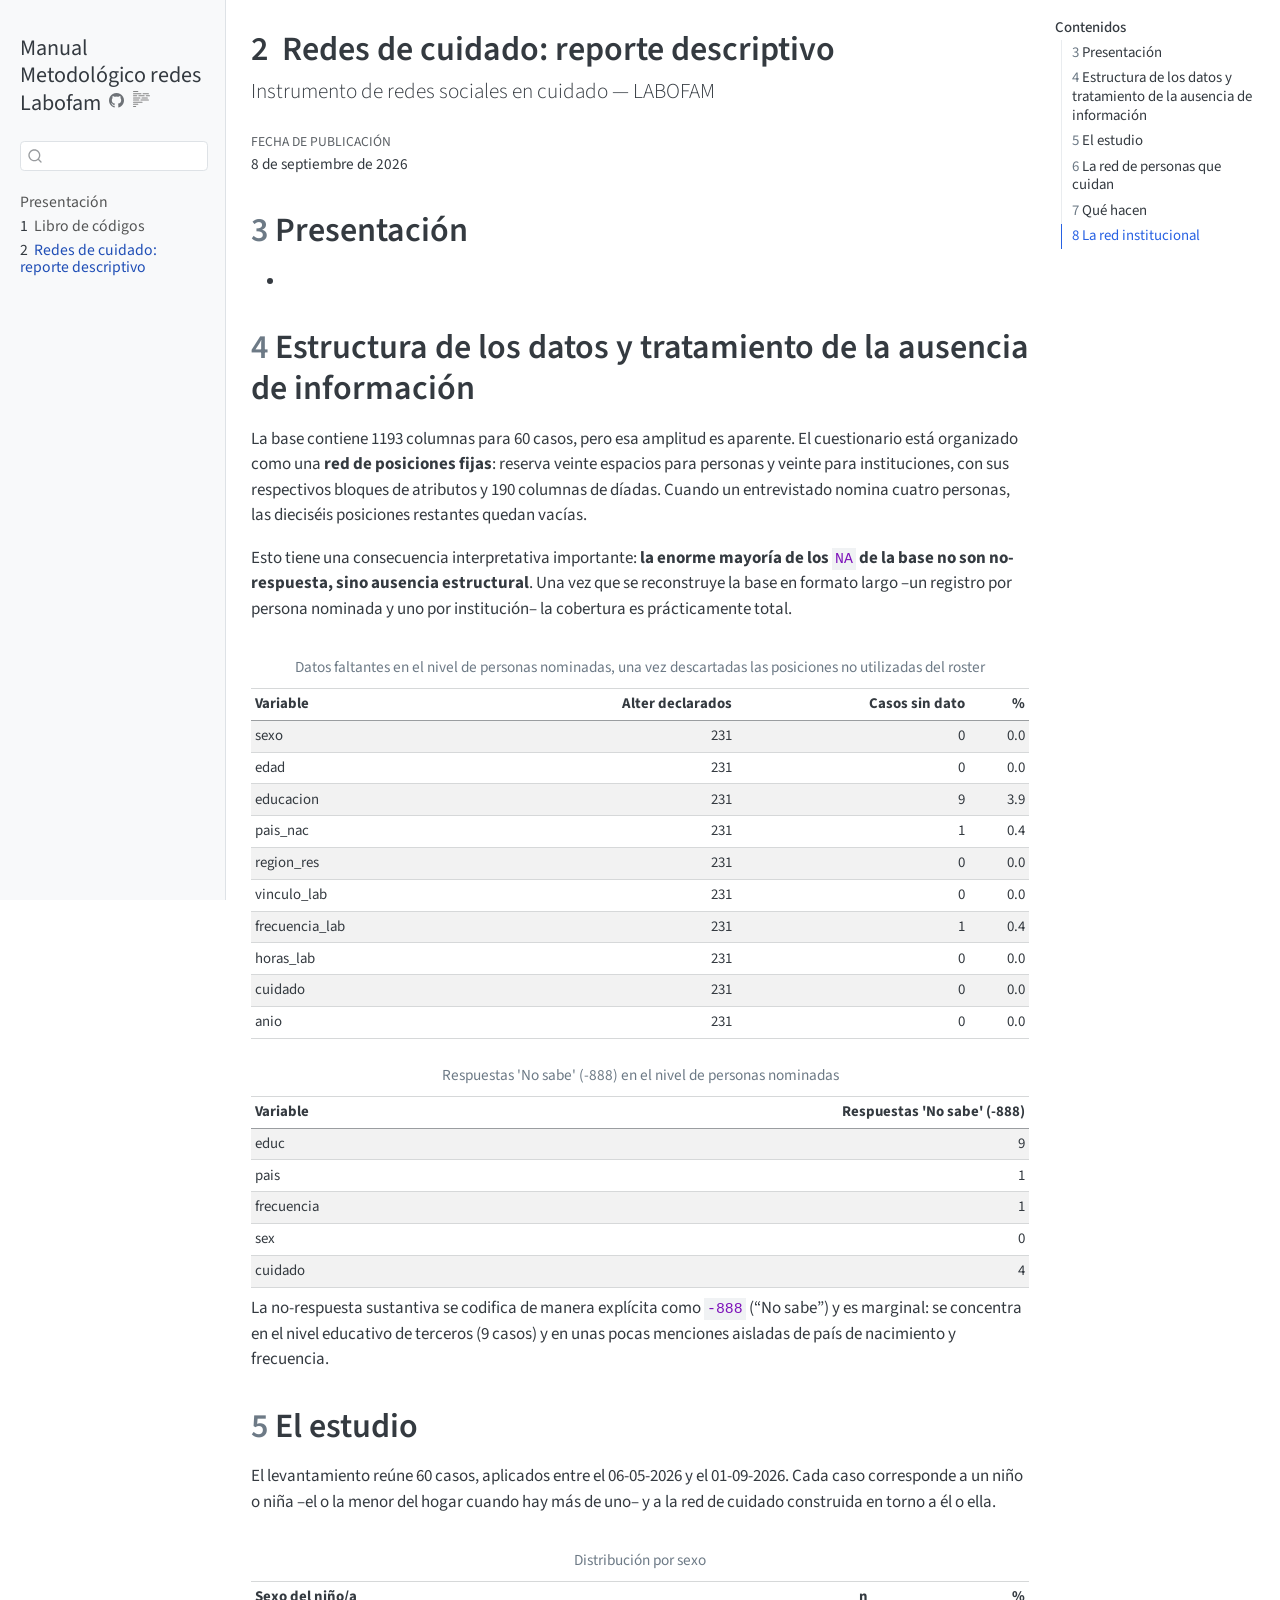
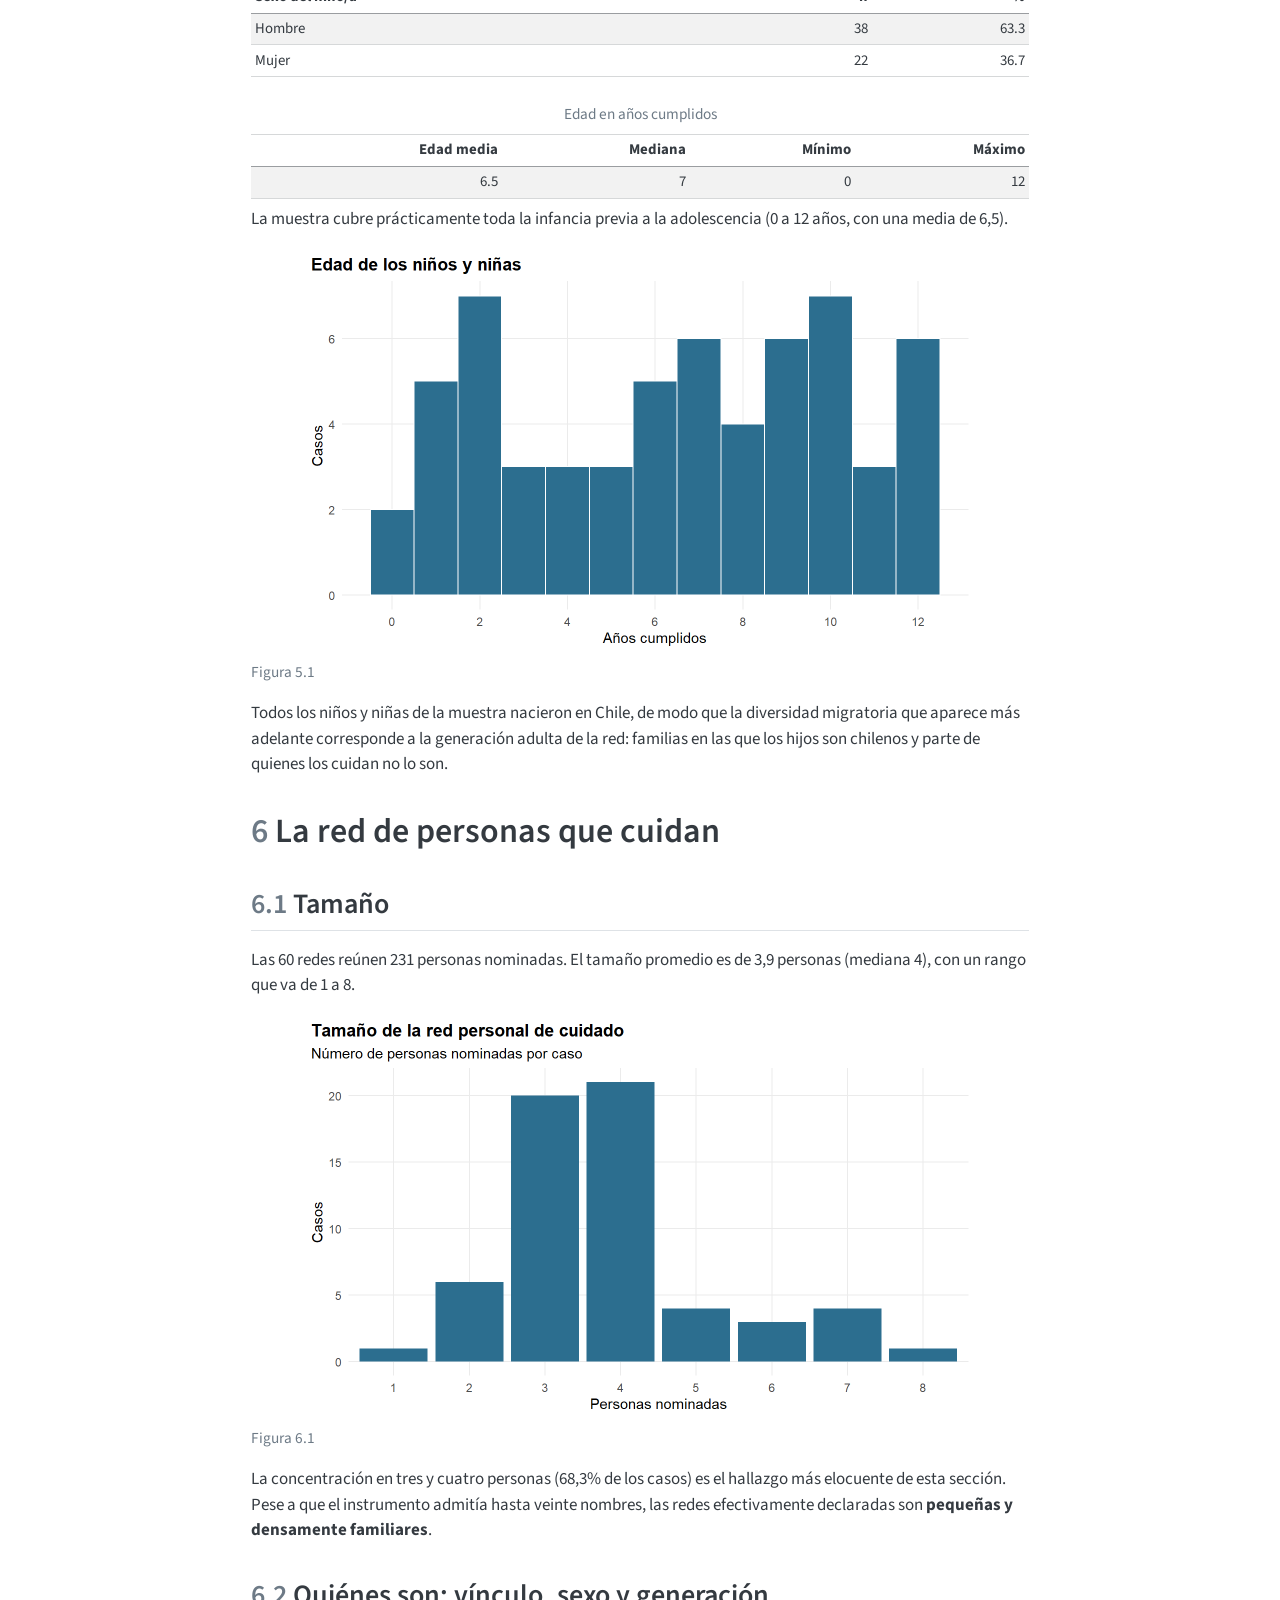
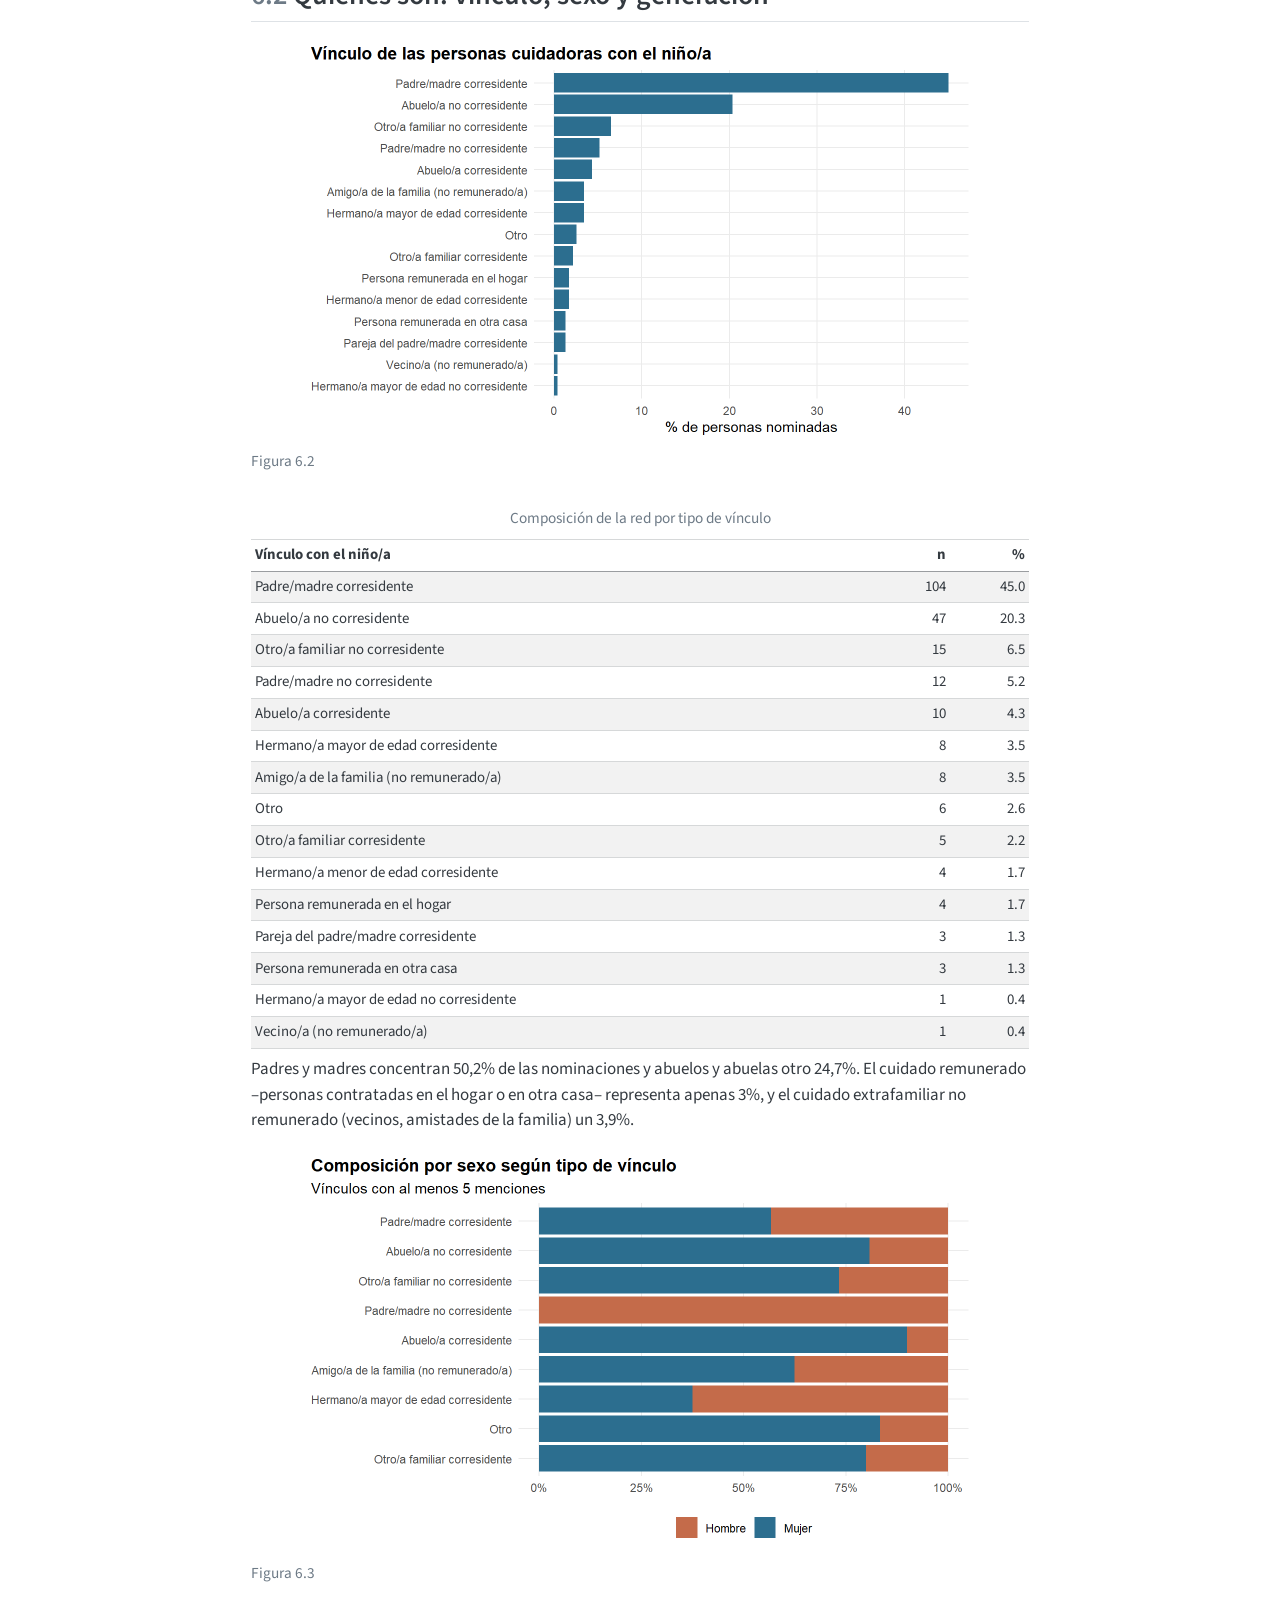
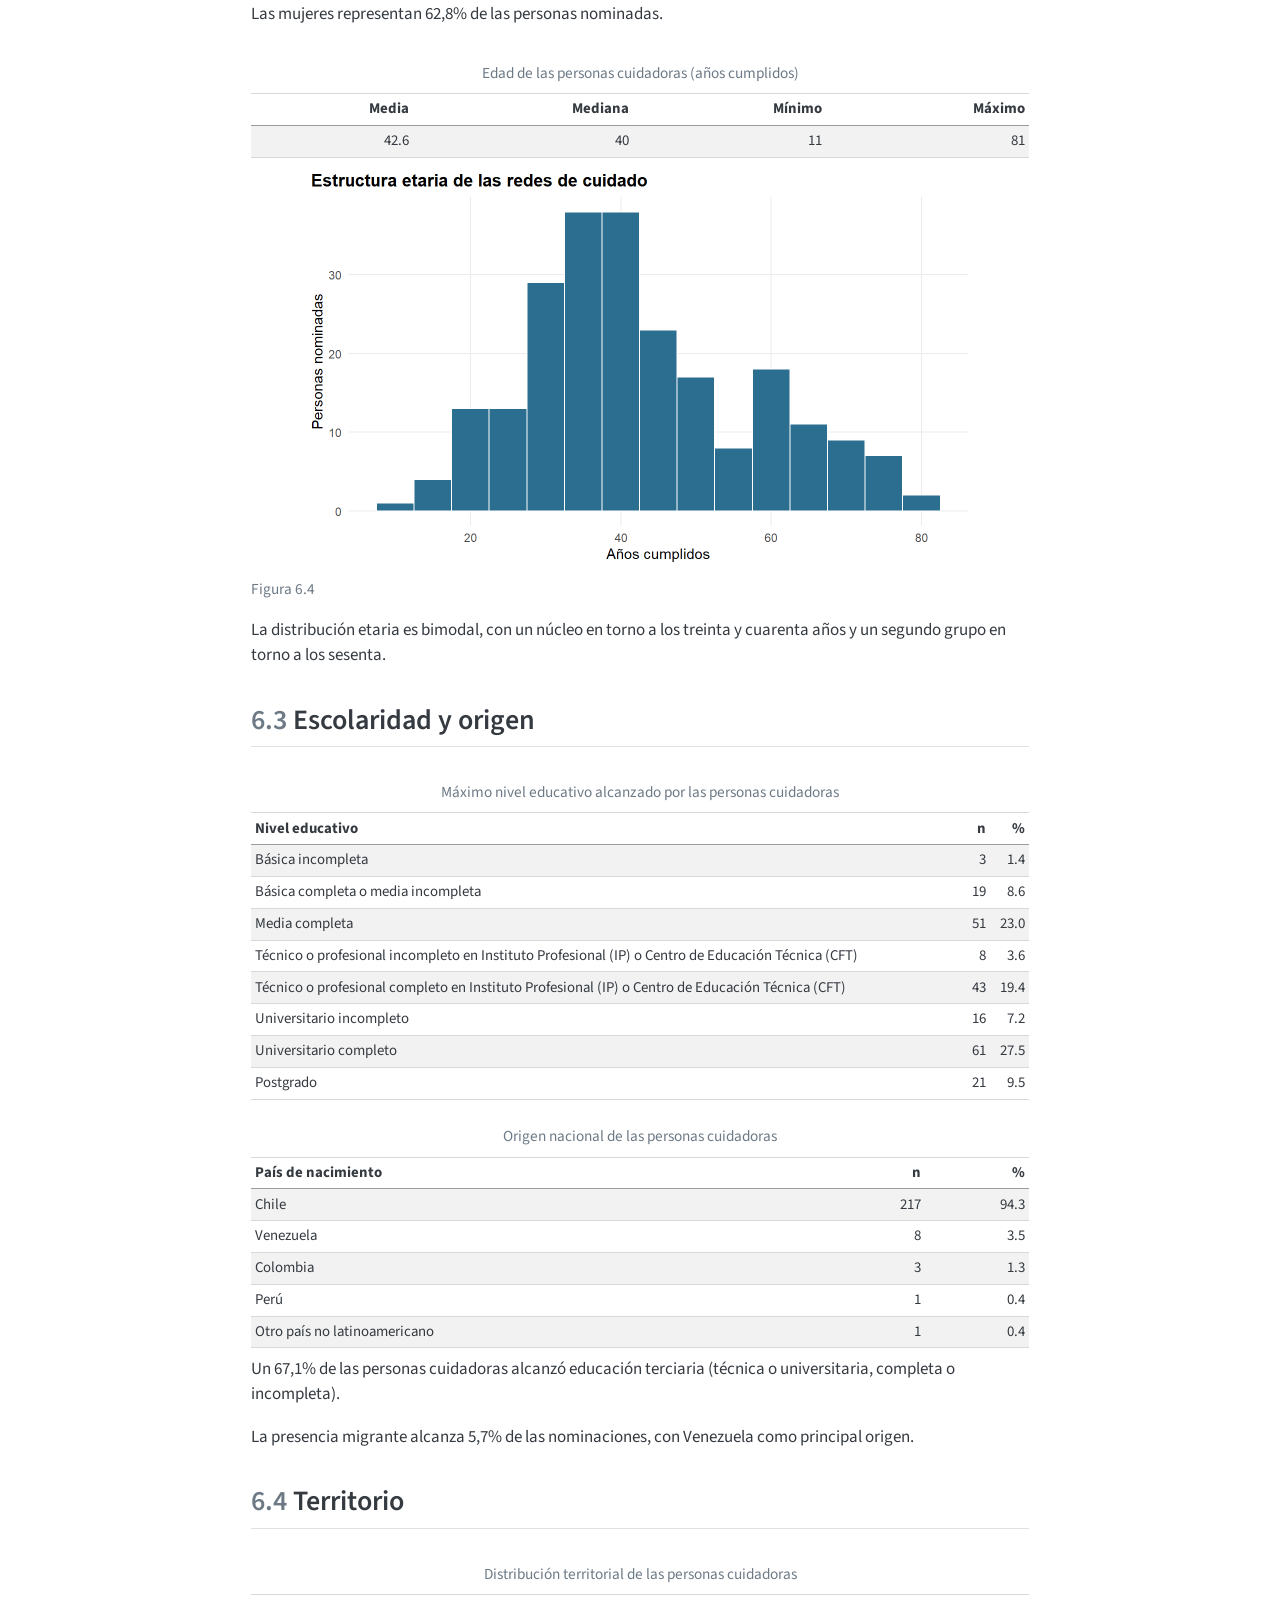
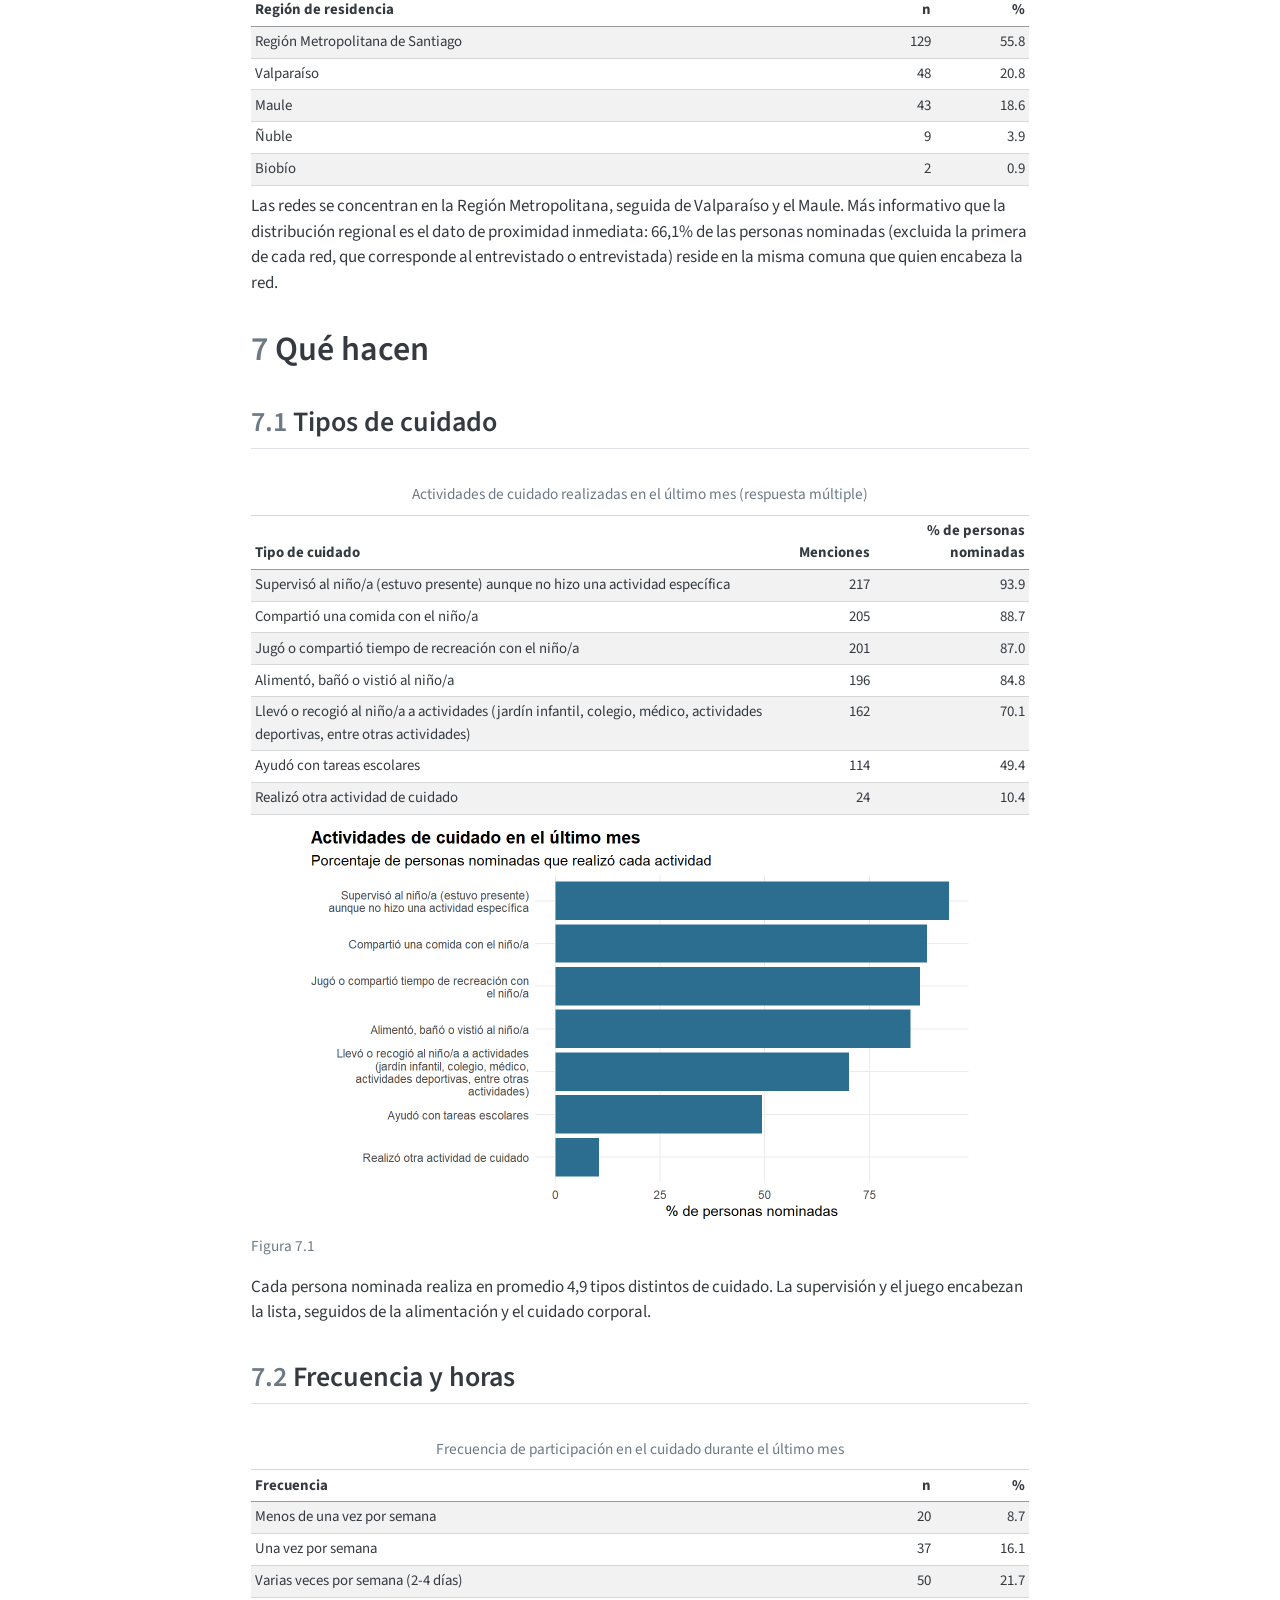
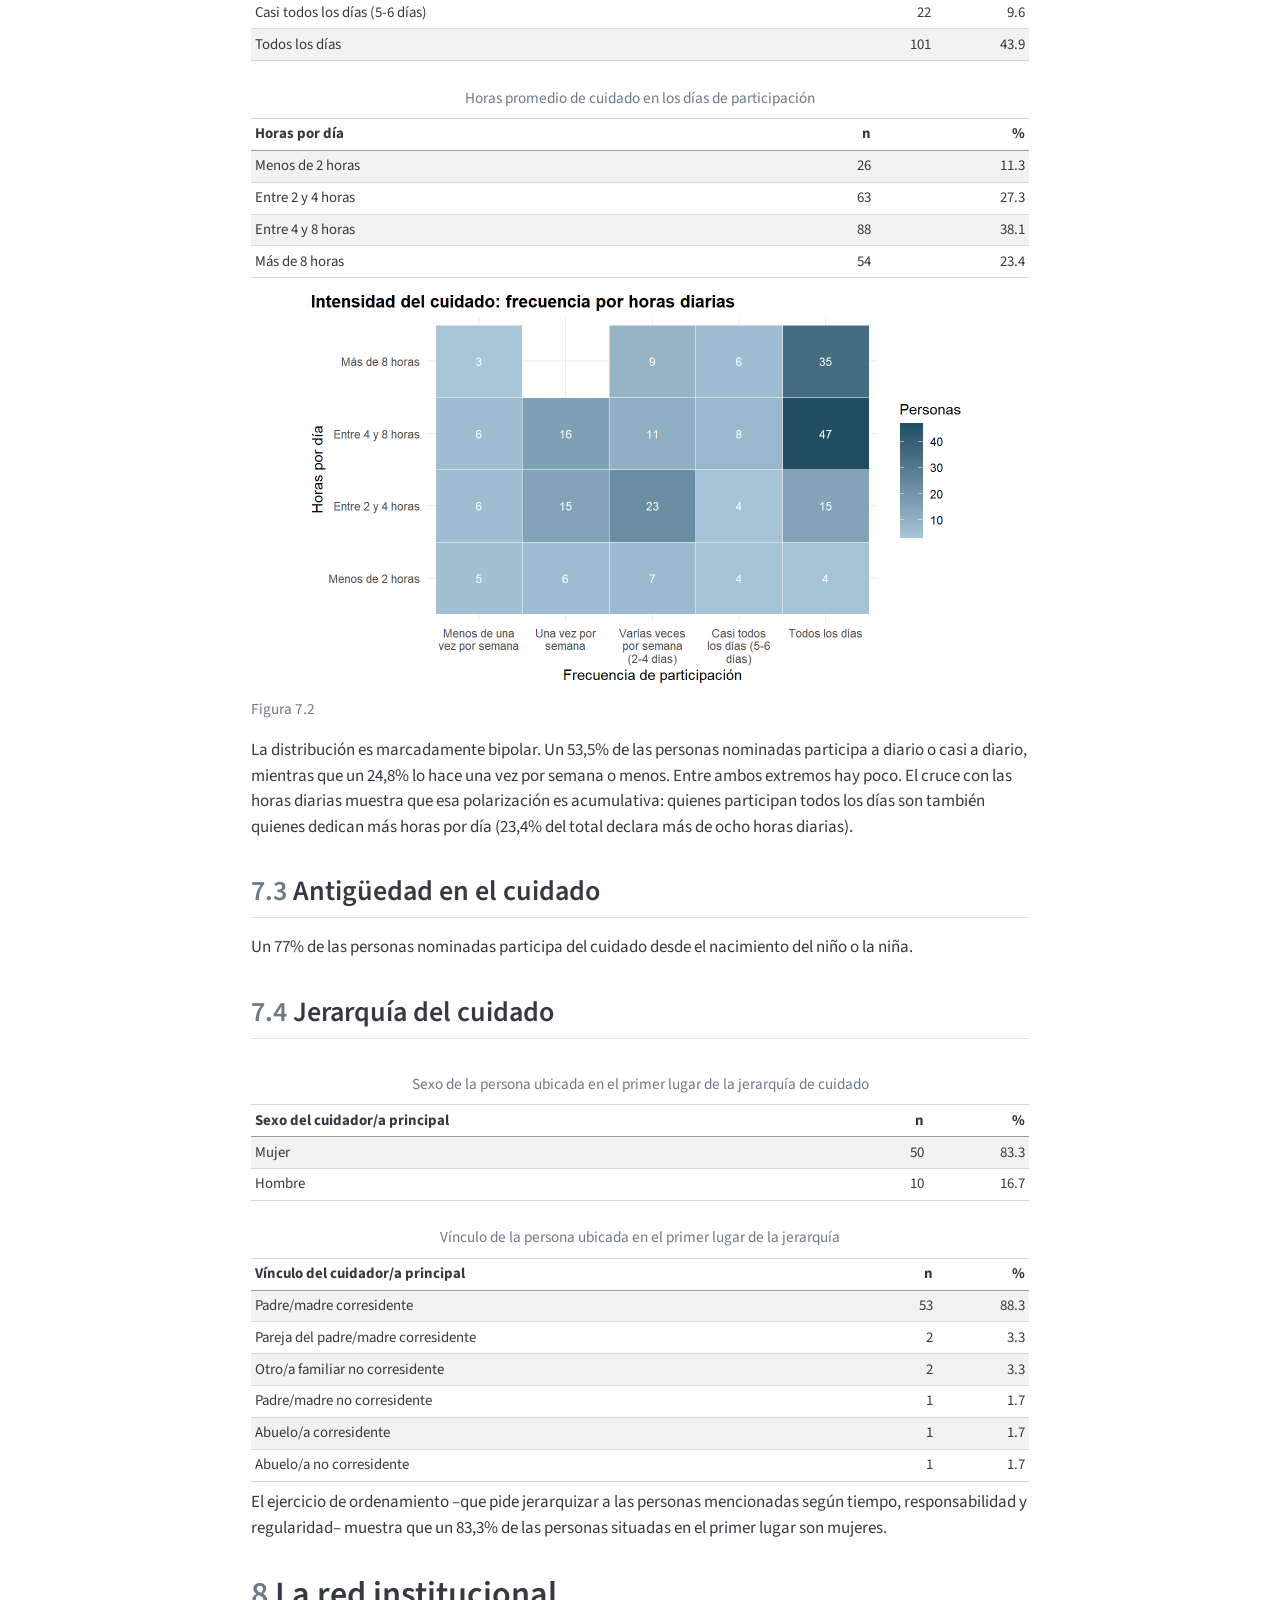
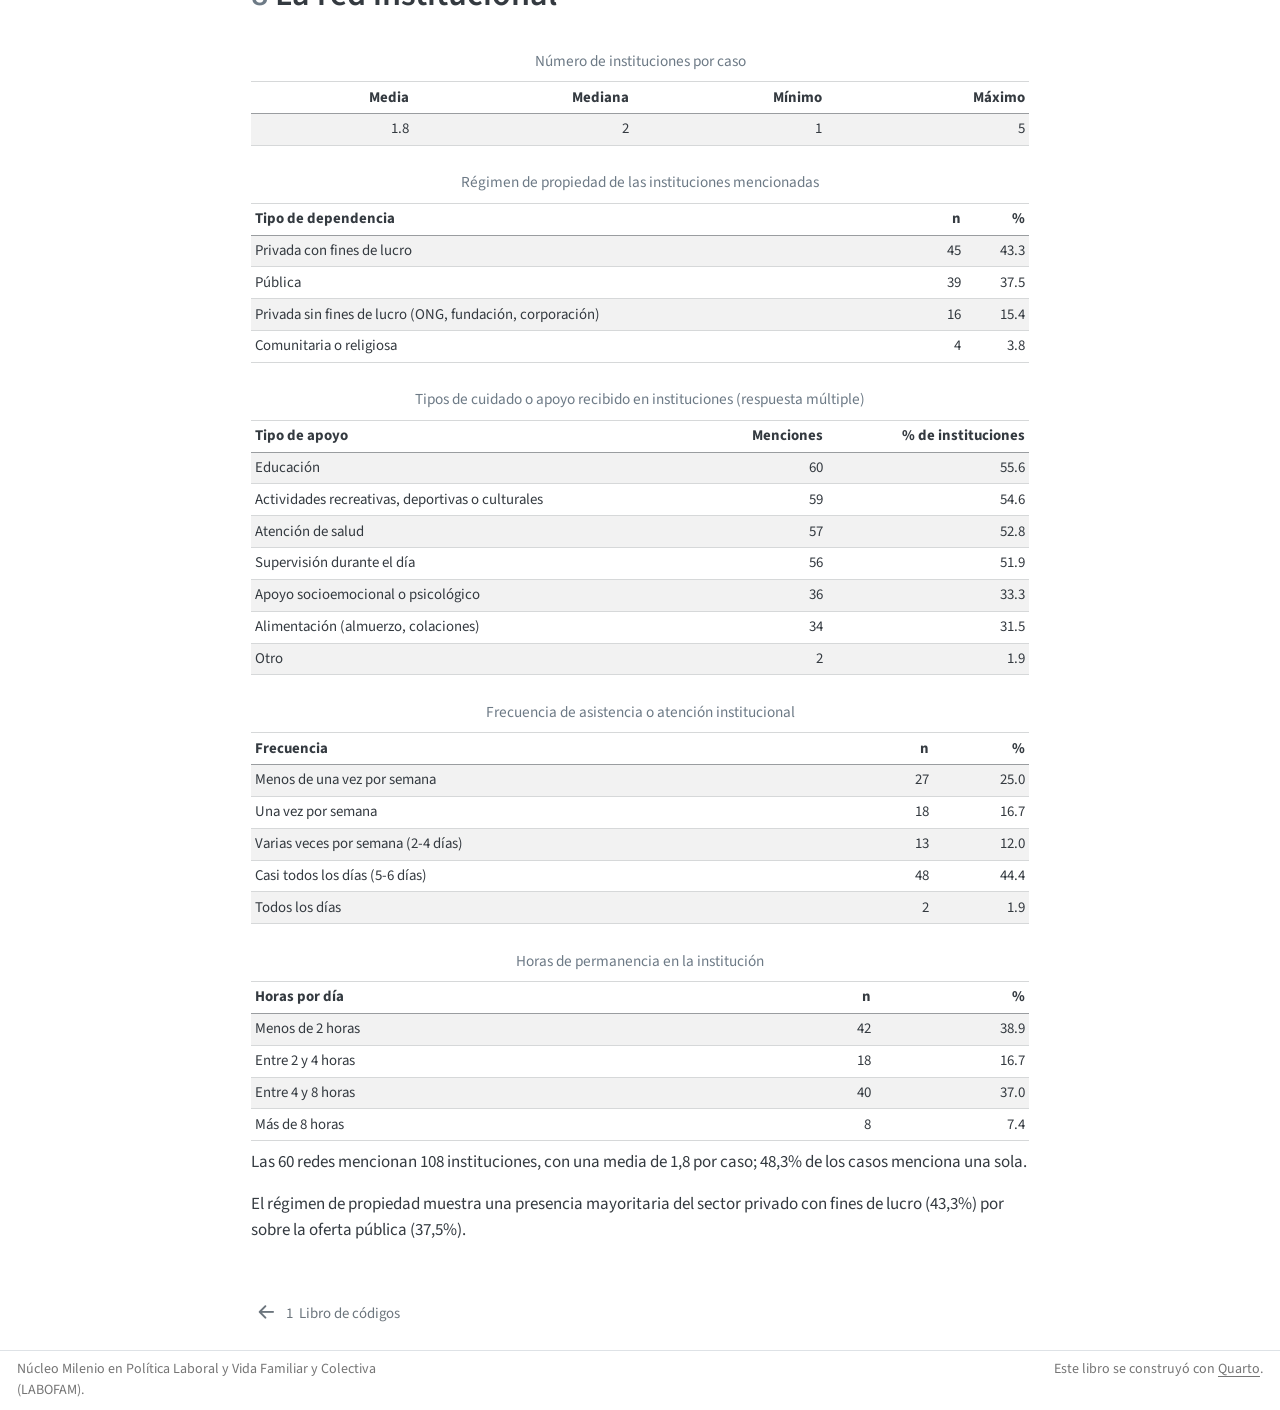
<file: docs/reporte_descriptivo_redes.html>
<!DOCTYPE html>
<html xmlns="http://www.w3.org/1999/xhtml" lang="es" xml:lang="es"><head>
<meta http-equiv="Content-Type" content="text/html; charset=UTF-8">
<meta charset="utf-8">
<meta name="generator" content="quarto-1.9.38">
<meta name="viewport" content="width=device-width, initial-scale=1.0, user-scalable=yes">
<title>2&nbsp; Redes de cuidado: reporte descriptivo – Manual Metodológico redes Labofam</title>
<style>
/* Default styles provided by pandoc.
** See https://pandoc.org/MANUAL.html#variables-for-html for config info.
*/
code{white-space: pre-wrap;}
span.smallcaps{font-variant: small-caps;}
div.columns{display: flex; gap: min(4vw, 1.5em);}
div.column{flex: auto; overflow-x: auto;}
div.hanging-indent{margin-left: 1.5em; text-indent: -1.5em;}
ul.task-list{list-style: none;}
ul.task-list li input[type="checkbox"] {
  width: 0.8em;
  margin: 0 0.8em 0.2em -1em; /* quarto-specific, see https://github.com/quarto-dev/quarto-cli/issues/4556 */ 
  vertical-align: middle;
}
</style>

<script src="site_libs/quarto-nav/quarto-nav.js"></script>
<script src="site_libs/quarto-nav/headroom.min.js"></script>
<script src="site_libs/clipboard/clipboard.min.js"></script>
<script src="site_libs/quarto-search/autocomplete.umd.js"></script>
<script src="site_libs/quarto-search/fuse.min.js"></script>
<script src="site_libs/quarto-search/quarto-search.js"></script>
<meta name="quarto:offset" content="./">
<link href="./codebook/codebook.html" rel="prev">
<link href="./labofam.svg" rel="icon" type="image/svg+xml">
<script src="site_libs/quarto-html/quarto.js" type="module"></script>
<script src="site_libs/quarto-html/tabsets/tabsets.js" type="module"></script>
<script src="site_libs/quarto-html/popper.min.js"></script>
<script src="site_libs/quarto-html/tippy.umd.min.js"></script>
<script src="site_libs/quarto-html/anchor.min.js"></script>
<link href="site_libs/quarto-html/tippy.css" rel="stylesheet">
<link href="site_libs/quarto-html/quarto-syntax-highlighting-15634bcf2e68342d4ad2dfa704d543f6.css" rel="stylesheet" id="quarto-text-highlighting-styles">
<script src="site_libs/bootstrap/bootstrap.min.js"></script>
<link href="site_libs/bootstrap/bootstrap-icons.css" rel="stylesheet">
<link href="site_libs/bootstrap/bootstrap-643fafec0ac7fc8f947067212519b721.min.css" rel="stylesheet" append-hash="true" id="quarto-bootstrap" data-mode="light"><script id="quarto-search-options" type="application/json">{
  "location": "sidebar",
  "copy-button": false,
  "collapse-after": 3,
  "panel-placement": "start",
  "type": "textbox",
  "limit": 50,
  "keyboard-shortcut": [
    "f",
    "/",
    "s"
  ],
  "language": {
    "search-no-results-text": "No se han encontrado resultados",
    "search-matching-documents-text": "documentos encontrados",
    "search-copy-link-title": "Copiar el enlace en la búsqueda",
    "search-hide-matches-text": "Ocultar resultados adicionales",
    "search-more-match-text": "resultado adicional en este documento",
    "search-more-matches-text": "resultados adicionales en este documento",
    "search-clear-button-title": "Borrar",
    "search-text-placeholder": "",
    "search-detached-cancel-button-title": "Cancelar",
    "search-submit-button-title": "Enviar",
    "search-label": "Buscar"
  }
}</script><script src="site_libs/kePrint-0.0.1/kePrint.js"></script><link href="site_libs/lightable-0.0.1/lightable.css" rel="stylesheet">
</head>
<body class="nav-sidebar docked quarto-light">

<div id="quarto-search-results"></div>
  <header id="quarto-header" class="headroom fixed-top"><nav class="quarto-secondary-nav"><div class="container-fluid d-flex">
      <button type="button" class="quarto-btn-toggle btn" data-bs-toggle="collapse" role="button" data-bs-target=".quarto-sidebar-collapse-item" aria-controls="quarto-sidebar" aria-expanded="false" aria-label="Alternar barra lateral" onclick="if (window.quartoToggleHeadroom) { window.quartoToggleHeadroom(); }">
        <i class="bi bi-layout-text-sidebar-reverse"></i>
      </button>
        <nav class="quarto-page-breadcrumbs" aria-label="breadcrumb"><ol class="breadcrumb"><li class="breadcrumb-item"><a href="./reporte_descriptivo_redes.html"><span class="chapter-number">2</span>&nbsp; <span class="chapter-title">Redes de cuidado: reporte descriptivo</span></a></li></ol></nav>
        <a class="flex-grow-1" role="navigation" data-bs-toggle="collapse" data-bs-target=".quarto-sidebar-collapse-item" aria-controls="quarto-sidebar" aria-expanded="false" aria-label="Alternar barra lateral" onclick="if (window.quartoToggleHeadroom) { window.quartoToggleHeadroom(); }">      
        </a>
      <button type="button" class="btn quarto-search-button" aria-label="Buscar" onclick="window.quartoOpenSearch();">
        <i class="bi bi-search"></i>
      </button>
    </div>
  </nav></header><!-- content --><div id="quarto-content" class="quarto-container page-columns page-rows-contents page-layout-article">
<!-- sidebar -->
  <nav id="quarto-sidebar" class="sidebar collapse collapse-horizontal quarto-sidebar-collapse-item sidebar-navigation docked overflow-auto"><div class="pt-lg-2 mt-2 text-left sidebar-header">
    <div class="sidebar-title mb-0 py-0">
      <a href="./">Manual Metodológico redes Labofam</a> 
        <div class="sidebar-tools-main">
    <a href="https://github.com/kevin-carrasco/labofam-codebook" title="Ejecutar el código" class="quarto-navigation-tool px-1" aria-label="Ejecutar el código"><i class="bi bi-github"></i></a>
  <a href="" class="quarto-reader-toggle quarto-navigation-tool px-1" onclick="window.quartoToggleReader(); return false;" title="Alternar modo lector">
  <div class="quarto-reader-toggle-btn">
  <i class="bi"></i>
  </div>
</a>
</div>
    </div>
      </div>
        <div class="mt-2 flex-shrink-0 align-items-center">
        <div class="sidebar-search">
        <div id="quarto-search" class="" title="Buscar"></div>
        </div>
        </div>
    <div class="sidebar-menu-container"> 
    <ul class="list-unstyled mt-1">
<li class="sidebar-item">
  <div class="sidebar-item-container"> 
  <a href="./index.html" class="sidebar-item-text sidebar-link">
 <span class="menu-text">Presentación</span></a>
  </div>
</li>
        <li class="sidebar-item">
  <div class="sidebar-item-container"> 
  <a href="./codebook/codebook.html" class="sidebar-item-text sidebar-link">
 <span class="menu-text"><span class="chapter-number">1</span>&nbsp; <span class="chapter-title">Libro de códigos</span></span></a>
  </div>
</li>
        <li class="sidebar-item">
  <div class="sidebar-item-container"> 
  <a href="./reporte_descriptivo_redes.html" class="sidebar-item-text sidebar-link active">
 <span class="menu-text"><span class="chapter-number">2</span>&nbsp; <span class="chapter-title">Redes de cuidado: reporte descriptivo</span></span></a>
  </div>
</li>
    </ul>
</div>
</nav><div id="quarto-sidebar-glass" class="quarto-sidebar-collapse-item" data-bs-toggle="collapse" data-bs-target=".quarto-sidebar-collapse-item"></div>
<!-- margin-sidebar -->
    <div id="quarto-margin-sidebar" class="sidebar margin-sidebar">
        <nav id="TOC" role="doc-toc" class="toc-active"><h2 id="toc-title">Contenidos</h2>
   
  <ul>
<li><a href="#presentaci%C3%B3n" id="toc-presentación" class="nav-link active" data-scroll-target="#presentaci%C3%B3n"><span class="header-section-number">3</span> Presentación</a></li>
  <li><a href="#sec-na" id="toc-sec-na" class="nav-link" data-scroll-target="#sec-na"><span class="header-section-number">4</span> Estructura de los datos y tratamiento de la ausencia de información</a></li>
  <li><a href="#el-estudio" id="toc-el-estudio" class="nav-link" data-scroll-target="#el-estudio"><span class="header-section-number">5</span> El estudio</a></li>
  <li>
<a href="#la-red-de-personas-que-cuidan" id="toc-la-red-de-personas-que-cuidan" class="nav-link" data-scroll-target="#la-red-de-personas-que-cuidan"><span class="header-section-number">6</span> La red de personas que cuidan</a>
  <ul class="collapse">
<li><a href="#tama%C3%B1o" id="toc-tamaño" class="nav-link" data-scroll-target="#tama%C3%B1o"><span class="header-section-number">6.1</span> Tamaño</a></li>
  <li><a href="#qui%C3%A9nes-son-v%C3%ADnculo-sexo-y-generaci%C3%B3n" id="toc-quiénes-son-vínculo-sexo-y-generación" class="nav-link" data-scroll-target="#qui%C3%A9nes-son-v%C3%ADnculo-sexo-y-generaci%C3%B3n"><span class="header-section-number">6.2</span> Quiénes son: vínculo, sexo y generación</a></li>
  <li><a href="#escolaridad-y-origen" id="toc-escolaridad-y-origen" class="nav-link" data-scroll-target="#escolaridad-y-origen"><span class="header-section-number">6.3</span> Escolaridad y origen</a></li>
  <li><a href="#territorio" id="toc-territorio" class="nav-link" data-scroll-target="#territorio"><span class="header-section-number">6.4</span> Territorio</a></li>
  </ul>
</li>
  <li>
<a href="#qu%C3%A9-hacen" id="toc-qué-hacen" class="nav-link" data-scroll-target="#qu%C3%A9-hacen"><span class="header-section-number">7</span> Qué hacen</a>
  <ul class="collapse">
<li><a href="#tipos-de-cuidado" id="toc-tipos-de-cuidado" class="nav-link" data-scroll-target="#tipos-de-cuidado"><span class="header-section-number">7.1</span> Tipos de cuidado</a></li>
  <li><a href="#frecuencia-y-horas" id="toc-frecuencia-y-horas" class="nav-link" data-scroll-target="#frecuencia-y-horas"><span class="header-section-number">7.2</span> Frecuencia y horas</a></li>
  <li><a href="#antig%C3%BCedad-en-el-cuidado" id="toc-antigüedad-en-el-cuidado" class="nav-link" data-scroll-target="#antig%C3%BCedad-en-el-cuidado"><span class="header-section-number">7.3</span> Antigüedad en el cuidado</a></li>
  <li><a href="#jerarqu%C3%ADa-del-cuidado" id="toc-jerarquía-del-cuidado" class="nav-link" data-scroll-target="#jerarqu%C3%ADa-del-cuidado"><span class="header-section-number">7.4</span> Jerarquía del cuidado</a></li>
  </ul>
</li>
  <li><a href="#la-red-institucional" id="toc-la-red-institucional" class="nav-link" data-scroll-target="#la-red-institucional"><span class="header-section-number">8</span> La red institucional</a></li>
  </ul></nav>
    </div>
<!-- main -->
<main class="content" id="quarto-document-content"><header id="title-block-header" class="quarto-title-block default"><div class="quarto-title">
<h1 class="title">
<span class="chapter-number">2</span>&nbsp; <span class="chapter-title">Redes de cuidado: reporte descriptivo</span>
</h1>
<p class="subtitle lead">Instrumento de redes sociales en cuidado — LABOFAM</p>
</div>



<div class="quarto-title-meta">

    
    <div>
    <div class="quarto-title-meta-heading">Fecha de publicación</div>
    <div class="quarto-title-meta-contents">
      <p class="date">8 de septiembre de 2026</p>
    </div>
  </div>
  
    
  </div>
  


</header><section id="presentación" class="level1" data-number="3"><h1 data-number="3">
<span class="header-section-number">3</span> Presentación</h1>
<ul>
<li>
</li></ul></section><section id="sec-na" class="level1" data-number="4"><h1 data-number="4">
<span class="header-section-number">4</span> Estructura de los datos y tratamiento de la ausencia de información</h1>
<p>La base contiene 1193 columnas para 60 casos, pero esa amplitud es aparente. El cuestionario está organizado como una <strong>red de posiciones fijas</strong>: reserva veinte espacios para personas y veinte para instituciones, con sus respectivos bloques de atributos y 190 columnas de díadas. Cuando un entrevistado nomina cuatro personas, las dieciséis posiciones restantes quedan vacías.</p>
<p>Esto tiene una consecuencia interpretativa importante: <strong>la enorme mayoría de los <code>NA</code> de la base no son no-respuesta, sino ausencia estructural</strong>. Una vez que se reconstruye la base en formato largo –un registro por persona nominada y uno por institución– la cobertura es prácticamente total.</p>
<div class="cell">
<div class="cell-output-display">
<table class="table table-striped table-hover table-condensed caption-top table-sm small">
<caption>Datos faltantes en el nivel de personas nominadas, una vez descartadas las posiciones no utilizadas del roster</caption>
<thead><tr class="header">
<th style="text-align: left;" data-quarto-table-cell-role="th">Variable</th>
<th style="text-align: right;" data-quarto-table-cell-role="th">Alter declarados</th>
<th style="text-align: right;" data-quarto-table-cell-role="th">Casos sin dato</th>
<th style="text-align: right;" data-quarto-table-cell-role="th">%</th>
</tr></thead>
<tbody>
<tr class="odd">
<td style="text-align: left;">sexo</td>
<td style="text-align: right;">231</td>
<td style="text-align: right;">0</td>
<td style="text-align: right;">0.0</td>
</tr>
<tr class="even">
<td style="text-align: left;">edad</td>
<td style="text-align: right;">231</td>
<td style="text-align: right;">0</td>
<td style="text-align: right;">0.0</td>
</tr>
<tr class="odd">
<td style="text-align: left;">educacion</td>
<td style="text-align: right;">231</td>
<td style="text-align: right;">9</td>
<td style="text-align: right;">3.9</td>
</tr>
<tr class="even">
<td style="text-align: left;">pais_nac</td>
<td style="text-align: right;">231</td>
<td style="text-align: right;">1</td>
<td style="text-align: right;">0.4</td>
</tr>
<tr class="odd">
<td style="text-align: left;">region_res</td>
<td style="text-align: right;">231</td>
<td style="text-align: right;">0</td>
<td style="text-align: right;">0.0</td>
</tr>
<tr class="even">
<td style="text-align: left;">vinculo_lab</td>
<td style="text-align: right;">231</td>
<td style="text-align: right;">0</td>
<td style="text-align: right;">0.0</td>
</tr>
<tr class="odd">
<td style="text-align: left;">frecuencia_lab</td>
<td style="text-align: right;">231</td>
<td style="text-align: right;">1</td>
<td style="text-align: right;">0.4</td>
</tr>
<tr class="even">
<td style="text-align: left;">horas_lab</td>
<td style="text-align: right;">231</td>
<td style="text-align: right;">0</td>
<td style="text-align: right;">0.0</td>
</tr>
<tr class="odd">
<td style="text-align: left;">cuidado</td>
<td style="text-align: right;">231</td>
<td style="text-align: right;">0</td>
<td style="text-align: right;">0.0</td>
</tr>
<tr class="even">
<td style="text-align: left;">anio</td>
<td style="text-align: right;">231</td>
<td style="text-align: right;">0</td>
<td style="text-align: right;">0.0</td>
</tr>
</tbody>
</table>
</div>
<div class="cell-output-display">
<table class="table table-striped table-hover table-condensed caption-top table-sm small">
<caption>Respuestas 'No sabe' (-888) en el nivel de personas nominadas</caption>
<thead><tr class="header">
<th style="text-align: left;" data-quarto-table-cell-role="th">Variable</th>
<th style="text-align: right;" data-quarto-table-cell-role="th">Respuestas 'No sabe' (-888)</th>
</tr></thead>
<tbody>
<tr class="odd">
<td style="text-align: left;">educ</td>
<td style="text-align: right;">9</td>
</tr>
<tr class="even">
<td style="text-align: left;">pais</td>
<td style="text-align: right;">1</td>
</tr>
<tr class="odd">
<td style="text-align: left;">frecuencia</td>
<td style="text-align: right;">1</td>
</tr>
<tr class="even">
<td style="text-align: left;">sex</td>
<td style="text-align: right;">0</td>
</tr>
<tr class="odd">
<td style="text-align: left;">cuidado</td>
<td style="text-align: right;">4</td>
</tr>
</tbody>
</table>
</div>
</div>
<p>La no-respuesta sustantiva se codifica de manera explícita como <code>-888</code> (“No sabe”) y es marginal: se concentra en el nivel educativo de terceros (9 casos) y en unas pocas menciones aisladas de país de nacimiento y frecuencia.</p>
</section><section id="el-estudio" class="level1" data-number="5"><h1 data-number="5">
<span class="header-section-number">5</span> El estudio</h1>
<p>El levantamiento reúne 60 casos, aplicados entre el 06-05-2026 y el 01-09-2026. Cada caso corresponde a un niño o niña –el o la menor del hogar cuando hay más de uno– y a la red de cuidado construida en torno a él o ella.</p>
<div class="cell">
<div class="cell-output-display">
<table class="table table-striped table-hover table-condensed caption-top table-sm small">
<caption>Distribución por sexo</caption>
<thead><tr class="header">
<th style="text-align: left;" data-quarto-table-cell-role="th">Sexo del niño/a</th>
<th style="text-align: right;" data-quarto-table-cell-role="th">n</th>
<th style="text-align: right;" data-quarto-table-cell-role="th">%</th>
</tr></thead>
<tbody>
<tr class="odd">
<td style="text-align: left;">Hombre</td>
<td style="text-align: right;">38</td>
<td style="text-align: right;">63.3</td>
</tr>
<tr class="even">
<td style="text-align: left;">Mujer</td>
<td style="text-align: right;">22</td>
<td style="text-align: right;">36.7</td>
</tr>
</tbody>
</table>
</div>
<div class="cell-output-display">
<table class="table table-striped table-hover table-condensed caption-top table-sm small">
<caption>Edad en años cumplidos</caption>
<thead><tr class="header">
<th style="text-align: right;" data-quarto-table-cell-role="th">Edad media</th>
<th style="text-align: right;" data-quarto-table-cell-role="th">Mediana</th>
<th style="text-align: right;" data-quarto-table-cell-role="th">Mínimo</th>
<th style="text-align: right;" data-quarto-table-cell-role="th">Máximo</th>
</tr></thead>
<tbody><tr class="odd">
<td style="text-align: right;">6.5</td>
<td style="text-align: right;">7</td>
<td style="text-align: right;">0</td>
<td style="text-align: right;">12</td>
</tr></tbody>
</table>
</div>
</div>
<p>La muestra cubre prácticamente toda la infancia previa a la adolescencia (0 a 12 años, con una media de 6,5).</p>
<div class="cell">
<div class="cell-output-display">
<div id="fig-edad" class="quarto-float quarto-figure quarto-figure-center anchored" width="672">
<figure class="quarto-float quarto-float-fig figure"><div aria-describedby="fig-edad-caption-0ceaefa1-69ba-4598-a22c-09a6ac19f8ca">
<img src="reporte_descriptivo_redes_files/figure-html/fig-edad-1.png" id="fig-edad" class="img-fluid figure-img" width="672">
</div>
<figcaption class="quarto-float-caption-bottom quarto-float-caption quarto-float-fig quarto-uncaptioned" id="fig-edad-caption-0ceaefa1-69ba-4598-a22c-09a6ac19f8ca">
Figura&nbsp;5.1
</figcaption></figure>
</div>
</div>
</div>
<p>Todos los niños y niñas de la muestra nacieron en Chile, de modo que la diversidad migratoria que aparece más adelante corresponde a la generación adulta de la red: familias en las que los hijos son chilenos y parte de quienes los cuidan no lo son.</p>
</section><section id="la-red-de-personas-que-cuidan" class="level1" data-number="6"><h1 data-number="6">
<span class="header-section-number">6</span> La red de personas que cuidan</h1>
<section id="tamaño" class="level2" data-number="6.1"><h2 data-number="6.1" class="anchored" data-anchor-id="tamaño">
<span class="header-section-number">6.1</span> Tamaño</h2>
<p>Las 60 redes reúnen 231 personas nominadas. El tamaño promedio es de 3,9 personas (mediana 4), con un rango que va de 1 a 8.</p>
<div class="cell">
<div class="cell-output-display">
<div id="fig-tamano" class="quarto-float quarto-figure quarto-figure-center anchored" width="672">
<figure class="quarto-float quarto-float-fig figure"><div aria-describedby="fig-tamano-caption-0ceaefa1-69ba-4598-a22c-09a6ac19f8ca">
<img src="reporte_descriptivo_redes_files/figure-html/fig-tamano-1.png" id="fig-tamano" class="img-fluid figure-img" width="672">
</div>
<figcaption class="quarto-float-caption-bottom quarto-float-caption quarto-float-fig quarto-uncaptioned" id="fig-tamano-caption-0ceaefa1-69ba-4598-a22c-09a6ac19f8ca">
Figura&nbsp;6.1
</figcaption></figure>
</div>
</div>
</div>
<p>La concentración en tres y cuatro personas (68,3% de los casos) es el hallazgo más elocuente de esta sección. Pese a que el instrumento admitía hasta veinte nombres, las redes efectivamente declaradas son <strong>pequeñas y densamente familiares</strong>.</p>
</section><section id="quiénes-son-vínculo-sexo-y-generación" class="level2" data-number="6.2"><h2 data-number="6.2" class="anchored" data-anchor-id="quiénes-son-vínculo-sexo-y-generación">
<span class="header-section-number">6.2</span> Quiénes son: vínculo, sexo y generación</h2>
<div class="cell">
<div class="cell-output-display">
<div id="fig-vinculo" class="quarto-float quarto-figure quarto-figure-center anchored" width="672">
<figure class="quarto-float quarto-float-fig figure"><div aria-describedby="fig-vinculo-caption-0ceaefa1-69ba-4598-a22c-09a6ac19f8ca">
<img src="reporte_descriptivo_redes_files/figure-html/fig-vinculo-1.png" id="fig-vinculo" class="img-fluid figure-img" width="672">
</div>
<figcaption class="quarto-float-caption-bottom quarto-float-caption quarto-float-fig quarto-uncaptioned" id="fig-vinculo-caption-0ceaefa1-69ba-4598-a22c-09a6ac19f8ca">
Figura&nbsp;6.2
</figcaption></figure>
</div>
</div>
</div>
<div class="cell">
<div class="cell-output-display">
<table class="table table-striped table-hover table-condensed caption-top table-sm small">
<caption>Composición de la red por tipo de vínculo</caption>
<thead><tr class="header">
<th style="text-align: left;" data-quarto-table-cell-role="th">Vínculo con el niño/a</th>
<th style="text-align: right;" data-quarto-table-cell-role="th">n</th>
<th style="text-align: right;" data-quarto-table-cell-role="th">%</th>
</tr></thead>
<tbody>
<tr class="odd">
<td style="text-align: left;">Padre/madre corresidente</td>
<td style="text-align: right;">104</td>
<td style="text-align: right;">45.0</td>
</tr>
<tr class="even">
<td style="text-align: left;">Abuelo/a no corresidente</td>
<td style="text-align: right;">47</td>
<td style="text-align: right;">20.3</td>
</tr>
<tr class="odd">
<td style="text-align: left;">Otro/a familiar no corresidente</td>
<td style="text-align: right;">15</td>
<td style="text-align: right;">6.5</td>
</tr>
<tr class="even">
<td style="text-align: left;">Padre/madre no corresidente</td>
<td style="text-align: right;">12</td>
<td style="text-align: right;">5.2</td>
</tr>
<tr class="odd">
<td style="text-align: left;">Abuelo/a corresidente</td>
<td style="text-align: right;">10</td>
<td style="text-align: right;">4.3</td>
</tr>
<tr class="even">
<td style="text-align: left;">Hermano/a mayor de edad corresidente</td>
<td style="text-align: right;">8</td>
<td style="text-align: right;">3.5</td>
</tr>
<tr class="odd">
<td style="text-align: left;">Amigo/a de la familia (no remunerado/a)</td>
<td style="text-align: right;">8</td>
<td style="text-align: right;">3.5</td>
</tr>
<tr class="even">
<td style="text-align: left;">Otro</td>
<td style="text-align: right;">6</td>
<td style="text-align: right;">2.6</td>
</tr>
<tr class="odd">
<td style="text-align: left;">Otro/a familiar corresidente</td>
<td style="text-align: right;">5</td>
<td style="text-align: right;">2.2</td>
</tr>
<tr class="even">
<td style="text-align: left;">Hermano/a menor de edad corresidente</td>
<td style="text-align: right;">4</td>
<td style="text-align: right;">1.7</td>
</tr>
<tr class="odd">
<td style="text-align: left;">Persona remunerada en el hogar</td>
<td style="text-align: right;">4</td>
<td style="text-align: right;">1.7</td>
</tr>
<tr class="even">
<td style="text-align: left;">Pareja del padre/madre corresidente</td>
<td style="text-align: right;">3</td>
<td style="text-align: right;">1.3</td>
</tr>
<tr class="odd">
<td style="text-align: left;">Persona remunerada en otra casa</td>
<td style="text-align: right;">3</td>
<td style="text-align: right;">1.3</td>
</tr>
<tr class="even">
<td style="text-align: left;">Hermano/a mayor de edad no corresidente</td>
<td style="text-align: right;">1</td>
<td style="text-align: right;">0.4</td>
</tr>
<tr class="odd">
<td style="text-align: left;">Vecino/a (no remunerado/a)</td>
<td style="text-align: right;">1</td>
<td style="text-align: right;">0.4</td>
</tr>
</tbody>
</table>
</div>
</div>
<p>Padres y madres concentran 50,2% de las nominaciones y abuelos y abuelas otro 24,7%. El cuidado remunerado –personas contratadas en el hogar o en otra casa– representa apenas 3%, y el cuidado extrafamiliar no remunerado (vecinos, amistades de la familia) un 3,9%.</p>
<div class="cell">
<div class="cell-output-display">
<div id="fig-sexo-vinculo" class="quarto-float quarto-figure quarto-figure-center anchored" width="672">
<figure class="quarto-float quarto-float-fig figure"><div aria-describedby="fig-sexo-vinculo-caption-0ceaefa1-69ba-4598-a22c-09a6ac19f8ca">
<img src="reporte_descriptivo_redes_files/figure-html/fig-sexo-vinculo-1.png" id="fig-sexo-vinculo" class="img-fluid figure-img" width="672">
</div>
<figcaption class="quarto-float-caption-bottom quarto-float-caption quarto-float-fig quarto-uncaptioned" id="fig-sexo-vinculo-caption-0ceaefa1-69ba-4598-a22c-09a6ac19f8ca">
Figura&nbsp;6.3
</figcaption></figure>
</div>
</div>
</div>
<p>Las mujeres representan 62,8% de las personas nominadas.</p>
<div class="cell">
<div class="cell-output-display">
<table class="table table-striped table-hover table-condensed caption-top table-sm small">
<caption>Edad de las personas cuidadoras (años cumplidos)</caption>
<thead><tr class="header">
<th style="text-align: right;" data-quarto-table-cell-role="th">Media</th>
<th style="text-align: right;" data-quarto-table-cell-role="th">Mediana</th>
<th style="text-align: right;" data-quarto-table-cell-role="th">Mínimo</th>
<th style="text-align: right;" data-quarto-table-cell-role="th">Máximo</th>
</tr></thead>
<tbody><tr class="odd">
<td style="text-align: right;">42.6</td>
<td style="text-align: right;">40</td>
<td style="text-align: right;">11</td>
<td style="text-align: right;">81</td>
</tr></tbody>
</table>
</div>
</div>
<div class="cell">
<div class="cell-output-display">
<div id="fig-edad-alter" class="quarto-float quarto-figure quarto-figure-center anchored" width="672">
<figure class="quarto-float quarto-float-fig figure"><div aria-describedby="fig-edad-alter-caption-0ceaefa1-69ba-4598-a22c-09a6ac19f8ca">
<img src="reporte_descriptivo_redes_files/figure-html/fig-edad-alter-1.png" id="fig-edad-alter" class="img-fluid figure-img" width="672">
</div>
<figcaption class="quarto-float-caption-bottom quarto-float-caption quarto-float-fig quarto-uncaptioned" id="fig-edad-alter-caption-0ceaefa1-69ba-4598-a22c-09a6ac19f8ca">
Figura&nbsp;6.4
</figcaption></figure>
</div>
</div>
</div>
<p>La distribución etaria es bimodal, con un núcleo en torno a los treinta y cuarenta años y un segundo grupo en torno a los sesenta.</p>
</section><section id="escolaridad-y-origen" class="level2" data-number="6.3"><h2 data-number="6.3" class="anchored" data-anchor-id="escolaridad-y-origen">
<span class="header-section-number">6.3</span> Escolaridad y origen</h2>
<div class="cell">
<div class="cell-output-display">
<table class="table table-striped table-hover table-condensed caption-top table-sm small">
<caption>Máximo nivel educativo alcanzado por las personas cuidadoras</caption>
<thead><tr class="header">
<th style="text-align: left;" data-quarto-table-cell-role="th">Nivel educativo</th>
<th style="text-align: right;" data-quarto-table-cell-role="th">n</th>
<th style="text-align: right;" data-quarto-table-cell-role="th">%</th>
</tr></thead>
<tbody>
<tr class="odd">
<td style="text-align: left;">Básica incompleta</td>
<td style="text-align: right;">3</td>
<td style="text-align: right;">1.4</td>
</tr>
<tr class="even">
<td style="text-align: left;">Básica completa o media incompleta</td>
<td style="text-align: right;">19</td>
<td style="text-align: right;">8.6</td>
</tr>
<tr class="odd">
<td style="text-align: left;">Media completa</td>
<td style="text-align: right;">51</td>
<td style="text-align: right;">23.0</td>
</tr>
<tr class="even">
<td style="text-align: left;">Técnico o profesional incompleto en Instituto Profesional (IP) o Centro de Educación Técnica (CFT)</td>
<td style="text-align: right;">8</td>
<td style="text-align: right;">3.6</td>
</tr>
<tr class="odd">
<td style="text-align: left;">Técnico o profesional completo en Instituto Profesional (IP) o Centro de Educación Técnica (CFT)</td>
<td style="text-align: right;">43</td>
<td style="text-align: right;">19.4</td>
</tr>
<tr class="even">
<td style="text-align: left;">Universitario incompleto</td>
<td style="text-align: right;">16</td>
<td style="text-align: right;">7.2</td>
</tr>
<tr class="odd">
<td style="text-align: left;">Universitario completo</td>
<td style="text-align: right;">61</td>
<td style="text-align: right;">27.5</td>
</tr>
<tr class="even">
<td style="text-align: left;">Postgrado</td>
<td style="text-align: right;">21</td>
<td style="text-align: right;">9.5</td>
</tr>
</tbody>
</table>
</div>
<div class="cell-output-display">
<table class="table table-striped table-hover table-condensed caption-top table-sm small">
<caption>Origen nacional de las personas cuidadoras</caption>
<thead><tr class="header">
<th style="text-align: left;" data-quarto-table-cell-role="th">País de nacimiento</th>
<th style="text-align: right;" data-quarto-table-cell-role="th">n</th>
<th style="text-align: right;" data-quarto-table-cell-role="th">%</th>
</tr></thead>
<tbody>
<tr class="odd">
<td style="text-align: left;">Chile</td>
<td style="text-align: right;">217</td>
<td style="text-align: right;">94.3</td>
</tr>
<tr class="even">
<td style="text-align: left;">Venezuela</td>
<td style="text-align: right;">8</td>
<td style="text-align: right;">3.5</td>
</tr>
<tr class="odd">
<td style="text-align: left;">Colombia</td>
<td style="text-align: right;">3</td>
<td style="text-align: right;">1.3</td>
</tr>
<tr class="even">
<td style="text-align: left;">Perú</td>
<td style="text-align: right;">1</td>
<td style="text-align: right;">0.4</td>
</tr>
<tr class="odd">
<td style="text-align: left;">Otro país no latinoamericano</td>
<td style="text-align: right;">1</td>
<td style="text-align: right;">0.4</td>
</tr>
</tbody>
</table>
</div>
</div>
<p>Un 67,1% de las personas cuidadoras alcanzó educación terciaria (técnica o universitaria, completa o incompleta).</p>
<p>La presencia migrante alcanza 5,7% de las nominaciones, con Venezuela como principal origen.</p>
</section><section id="territorio" class="level2" data-number="6.4"><h2 data-number="6.4" class="anchored" data-anchor-id="territorio">
<span class="header-section-number">6.4</span> Territorio</h2>
<div class="cell">
<div class="cell-output-display">
<table class="table table-striped table-hover table-condensed caption-top table-sm small">
<caption>Distribución territorial de las personas cuidadoras</caption>
<thead><tr class="header">
<th style="text-align: left;" data-quarto-table-cell-role="th">Región de residencia</th>
<th style="text-align: right;" data-quarto-table-cell-role="th">n</th>
<th style="text-align: right;" data-quarto-table-cell-role="th">%</th>
</tr></thead>
<tbody>
<tr class="odd">
<td style="text-align: left;">Región Metropolitana de Santiago</td>
<td style="text-align: right;">129</td>
<td style="text-align: right;">55.8</td>
</tr>
<tr class="even">
<td style="text-align: left;">Valparaíso</td>
<td style="text-align: right;">48</td>
<td style="text-align: right;">20.8</td>
</tr>
<tr class="odd">
<td style="text-align: left;">Maule</td>
<td style="text-align: right;">43</td>
<td style="text-align: right;">18.6</td>
</tr>
<tr class="even">
<td style="text-align: left;">Ñuble</td>
<td style="text-align: right;">9</td>
<td style="text-align: right;">3.9</td>
</tr>
<tr class="odd">
<td style="text-align: left;">Biobío</td>
<td style="text-align: right;">2</td>
<td style="text-align: right;">0.9</td>
</tr>
</tbody>
</table>
</div>
</div>
<p>Las redes se concentran en la Región Metropolitana, seguida de Valparaíso y el Maule. Más informativo que la distribución regional es el dato de proximidad inmediata: 66,1% de las personas nominadas (excluida la primera de cada red, que corresponde al entrevistado o entrevistada) reside en la misma comuna que quien encabeza la red.</p>
</section></section><section id="qué-hacen" class="level1" data-number="7"><h1 data-number="7">
<span class="header-section-number">7</span> Qué hacen</h1>
<section id="tipos-de-cuidado" class="level2" data-number="7.1"><h2 data-number="7.1" class="anchored" data-anchor-id="tipos-de-cuidado">
<span class="header-section-number">7.1</span> Tipos de cuidado</h2>
<div class="cell">
<div class="cell-output-display">
<table class="table table-striped table-hover table-condensed caption-top table-sm small">
<caption>Actividades de cuidado realizadas en el último mes (respuesta múltiple)</caption>
<thead><tr class="header">
<th style="text-align: left;" data-quarto-table-cell-role="th">Tipo de cuidado</th>
<th style="text-align: right;" data-quarto-table-cell-role="th">Menciones</th>
<th style="text-align: right;" data-quarto-table-cell-role="th">% de personas nominadas</th>
</tr></thead>
<tbody>
<tr class="odd">
<td style="text-align: left;">Supervisó al niño/a (estuvo presente) aunque no hizo una actividad específica</td>
<td style="text-align: right;">217</td>
<td style="text-align: right;">93.9</td>
</tr>
<tr class="even">
<td style="text-align: left;">Compartió una comida con el niño/a</td>
<td style="text-align: right;">205</td>
<td style="text-align: right;">88.7</td>
</tr>
<tr class="odd">
<td style="text-align: left;">Jugó o compartió tiempo de recreación con el niño/a</td>
<td style="text-align: right;">201</td>
<td style="text-align: right;">87.0</td>
</tr>
<tr class="even">
<td style="text-align: left;">Alimentó, bañó o vistió al niño/a</td>
<td style="text-align: right;">196</td>
<td style="text-align: right;">84.8</td>
</tr>
<tr class="odd">
<td style="text-align: left;">Llevó o recogió al niño/a a actividades (jardín infantil, colegio, médico, actividades deportivas, entre otras actividades)</td>
<td style="text-align: right;">162</td>
<td style="text-align: right;">70.1</td>
</tr>
<tr class="even">
<td style="text-align: left;">Ayudó con tareas escolares</td>
<td style="text-align: right;">114</td>
<td style="text-align: right;">49.4</td>
</tr>
<tr class="odd">
<td style="text-align: left;">Realizó otra actividad de cuidado</td>
<td style="text-align: right;">24</td>
<td style="text-align: right;">10.4</td>
</tr>
</tbody>
</table>
</div>
</div>
<div class="cell">
<div class="cell-output-display">
<div id="fig-tipos" class="quarto-float quarto-figure quarto-figure-center anchored" width="672">
<figure class="quarto-float quarto-float-fig figure"><div aria-describedby="fig-tipos-caption-0ceaefa1-69ba-4598-a22c-09a6ac19f8ca">
<img src="reporte_descriptivo_redes_files/figure-html/fig-tipos-1.png" id="fig-tipos" class="img-fluid figure-img" width="672">
</div>
<figcaption class="quarto-float-caption-bottom quarto-float-caption quarto-float-fig quarto-uncaptioned" id="fig-tipos-caption-0ceaefa1-69ba-4598-a22c-09a6ac19f8ca">
Figura&nbsp;7.1
</figcaption></figure>
</div>
</div>
</div>
<p>Cada persona nominada realiza en promedio 4,9 tipos distintos de cuidado. La supervisión y el juego encabezan la lista, seguidos de la alimentación y el cuidado corporal.</p>
</section><section id="frecuencia-y-horas" class="level2" data-number="7.2"><h2 data-number="7.2" class="anchored" data-anchor-id="frecuencia-y-horas">
<span class="header-section-number">7.2</span> Frecuencia y horas</h2>
<div class="cell">
<div class="cell-output-display">
<table class="table table-striped table-hover table-condensed caption-top table-sm small">
<caption>Frecuencia de participación en el cuidado durante el último mes</caption>
<thead><tr class="header">
<th style="text-align: left;" data-quarto-table-cell-role="th">Frecuencia</th>
<th style="text-align: right;" data-quarto-table-cell-role="th">n</th>
<th style="text-align: right;" data-quarto-table-cell-role="th">%</th>
</tr></thead>
<tbody>
<tr class="odd">
<td style="text-align: left;">Menos de una vez por semana</td>
<td style="text-align: right;">20</td>
<td style="text-align: right;">8.7</td>
</tr>
<tr class="even">
<td style="text-align: left;">Una vez por semana</td>
<td style="text-align: right;">37</td>
<td style="text-align: right;">16.1</td>
</tr>
<tr class="odd">
<td style="text-align: left;">Varias veces por semana (2-4 días)</td>
<td style="text-align: right;">50</td>
<td style="text-align: right;">21.7</td>
</tr>
<tr class="even">
<td style="text-align: left;">Casi todos los días (5-6 días)</td>
<td style="text-align: right;">22</td>
<td style="text-align: right;">9.6</td>
</tr>
<tr class="odd">
<td style="text-align: left;">Todos los días</td>
<td style="text-align: right;">101</td>
<td style="text-align: right;">43.9</td>
</tr>
</tbody>
</table>
</div>
<div class="cell-output-display">
<table class="table table-striped table-hover table-condensed caption-top table-sm small">
<caption>Horas promedio de cuidado en los días de participación</caption>
<thead><tr class="header">
<th style="text-align: left;" data-quarto-table-cell-role="th">Horas por día</th>
<th style="text-align: right;" data-quarto-table-cell-role="th">n</th>
<th style="text-align: right;" data-quarto-table-cell-role="th">%</th>
</tr></thead>
<tbody>
<tr class="odd">
<td style="text-align: left;">Menos de 2 horas</td>
<td style="text-align: right;">26</td>
<td style="text-align: right;">11.3</td>
</tr>
<tr class="even">
<td style="text-align: left;">Entre 2 y 4 horas</td>
<td style="text-align: right;">63</td>
<td style="text-align: right;">27.3</td>
</tr>
<tr class="odd">
<td style="text-align: left;">Entre 4 y 8 horas</td>
<td style="text-align: right;">88</td>
<td style="text-align: right;">38.1</td>
</tr>
<tr class="even">
<td style="text-align: left;">Más de 8 horas</td>
<td style="text-align: right;">54</td>
<td style="text-align: right;">23.4</td>
</tr>
</tbody>
</table>
</div>
</div>
<div class="cell">
<div class="cell-output-display">
<div id="fig-intensidad" class="quarto-float quarto-figure quarto-figure-center anchored" width="672">
<figure class="quarto-float quarto-float-fig figure"><div aria-describedby="fig-intensidad-caption-0ceaefa1-69ba-4598-a22c-09a6ac19f8ca">
<img src="reporte_descriptivo_redes_files/figure-html/fig-intensidad-1.png" id="fig-intensidad" class="img-fluid figure-img" width="672">
</div>
<figcaption class="quarto-float-caption-bottom quarto-float-caption quarto-float-fig quarto-uncaptioned" id="fig-intensidad-caption-0ceaefa1-69ba-4598-a22c-09a6ac19f8ca">
Figura&nbsp;7.2
</figcaption></figure>
</div>
</div>
</div>
<p>La distribución es marcadamente bipolar. Un 53,5% de las personas nominadas participa a diario o casi a diario, mientras que un 24,8% lo hace una vez por semana o menos. Entre ambos extremos hay poco. El cruce con las horas diarias muestra que esa polarización es acumulativa: quienes participan todos los días son también quienes dedican más horas por día (23,4% del total declara más de ocho horas diarias).</p>
</section><section id="antigüedad-en-el-cuidado" class="level2" data-number="7.3"><h2 data-number="7.3" class="anchored" data-anchor-id="antigüedad-en-el-cuidado">
<span class="header-section-number">7.3</span> Antigüedad en el cuidado</h2>
<p>Un 77% de las personas nominadas participa del cuidado desde el nacimiento del niño o la niña.</p>
</section><section id="jerarquía-del-cuidado" class="level2" data-number="7.4"><h2 data-number="7.4" class="anchored" data-anchor-id="jerarquía-del-cuidado">
<span class="header-section-number">7.4</span> Jerarquía del cuidado</h2>
<div class="cell">
<div class="cell-output-display">
<table class="table table-striped table-hover table-condensed caption-top table-sm small">
<caption>Sexo de la persona ubicada en el primer lugar de la jerarquía de cuidado</caption>
<thead><tr class="header">
<th style="text-align: left;" data-quarto-table-cell-role="th">Sexo del cuidador/a principal</th>
<th style="text-align: right;" data-quarto-table-cell-role="th">n</th>
<th style="text-align: right;" data-quarto-table-cell-role="th">%</th>
</tr></thead>
<tbody>
<tr class="odd">
<td style="text-align: left;">Mujer</td>
<td style="text-align: right;">50</td>
<td style="text-align: right;">83.3</td>
</tr>
<tr class="even">
<td style="text-align: left;">Hombre</td>
<td style="text-align: right;">10</td>
<td style="text-align: right;">16.7</td>
</tr>
</tbody>
</table>
</div>
<div class="cell-output-display">
<table class="table table-striped table-hover table-condensed caption-top table-sm small">
<caption>Vínculo de la persona ubicada en el primer lugar de la jerarquía</caption>
<thead><tr class="header">
<th style="text-align: left;" data-quarto-table-cell-role="th">Vínculo del cuidador/a principal</th>
<th style="text-align: right;" data-quarto-table-cell-role="th">n</th>
<th style="text-align: right;" data-quarto-table-cell-role="th">%</th>
</tr></thead>
<tbody>
<tr class="odd">
<td style="text-align: left;">Padre/madre corresidente</td>
<td style="text-align: right;">53</td>
<td style="text-align: right;">88.3</td>
</tr>
<tr class="even">
<td style="text-align: left;">Pareja del padre/madre corresidente</td>
<td style="text-align: right;">2</td>
<td style="text-align: right;">3.3</td>
</tr>
<tr class="odd">
<td style="text-align: left;">Otro/a familiar no corresidente</td>
<td style="text-align: right;">2</td>
<td style="text-align: right;">3.3</td>
</tr>
<tr class="even">
<td style="text-align: left;">Padre/madre no corresidente</td>
<td style="text-align: right;">1</td>
<td style="text-align: right;">1.7</td>
</tr>
<tr class="odd">
<td style="text-align: left;">Abuelo/a corresidente</td>
<td style="text-align: right;">1</td>
<td style="text-align: right;">1.7</td>
</tr>
<tr class="even">
<td style="text-align: left;">Abuelo/a no corresidente</td>
<td style="text-align: right;">1</td>
<td style="text-align: right;">1.7</td>
</tr>
</tbody>
</table>
</div>
</div>
<p>El ejercicio de ordenamiento –que pide jerarquizar a las personas mencionadas según tiempo, responsabilidad y regularidad– muestra que un 83,3% de las personas situadas en el primer lugar son mujeres.</p>
</section></section><section id="la-red-institucional" class="level1" data-number="8"><h1 data-number="8">
<span class="header-section-number">8</span> La red institucional</h1>
<div class="cell">
<div class="cell-output-display">
<table class="table table-striped table-hover table-condensed caption-top table-sm small">
<caption>Número de instituciones por caso</caption>
<thead><tr class="header">
<th style="text-align: right;" data-quarto-table-cell-role="th">Media</th>
<th style="text-align: right;" data-quarto-table-cell-role="th">Mediana</th>
<th style="text-align: right;" data-quarto-table-cell-role="th">Mínimo</th>
<th style="text-align: right;" data-quarto-table-cell-role="th">Máximo</th>
</tr></thead>
<tbody><tr class="odd">
<td style="text-align: right;">1.8</td>
<td style="text-align: right;">2</td>
<td style="text-align: right;">1</td>
<td style="text-align: right;">5</td>
</tr></tbody>
</table>
</div>
<div class="cell-output-display">
<table class="table table-striped table-hover table-condensed caption-top table-sm small">
<caption>Régimen de propiedad de las instituciones mencionadas</caption>
<thead><tr class="header">
<th style="text-align: left;" data-quarto-table-cell-role="th">Tipo de dependencia</th>
<th style="text-align: right;" data-quarto-table-cell-role="th">n</th>
<th style="text-align: right;" data-quarto-table-cell-role="th">%</th>
</tr></thead>
<tbody>
<tr class="odd">
<td style="text-align: left;">Privada con fines de lucro</td>
<td style="text-align: right;">45</td>
<td style="text-align: right;">43.3</td>
</tr>
<tr class="even">
<td style="text-align: left;">Pública</td>
<td style="text-align: right;">39</td>
<td style="text-align: right;">37.5</td>
</tr>
<tr class="odd">
<td style="text-align: left;">Privada sin fines de lucro (ONG, fundación, corporación)</td>
<td style="text-align: right;">16</td>
<td style="text-align: right;">15.4</td>
</tr>
<tr class="even">
<td style="text-align: left;">Comunitaria o religiosa</td>
<td style="text-align: right;">4</td>
<td style="text-align: right;">3.8</td>
</tr>
</tbody>
</table>
</div>
</div>
<div class="cell">
<div class="cell-output-display">
<table class="table table-striped table-hover table-condensed caption-top table-sm small">
<caption>Tipos de cuidado o apoyo recibido en instituciones (respuesta múltiple)</caption>
<thead><tr class="header">
<th style="text-align: left;" data-quarto-table-cell-role="th">Tipo de apoyo</th>
<th style="text-align: right;" data-quarto-table-cell-role="th">Menciones</th>
<th style="text-align: right;" data-quarto-table-cell-role="th">% de instituciones</th>
</tr></thead>
<tbody>
<tr class="odd">
<td style="text-align: left;">Educación</td>
<td style="text-align: right;">60</td>
<td style="text-align: right;">55.6</td>
</tr>
<tr class="even">
<td style="text-align: left;">Actividades recreativas, deportivas o culturales</td>
<td style="text-align: right;">59</td>
<td style="text-align: right;">54.6</td>
</tr>
<tr class="odd">
<td style="text-align: left;">Atención de salud</td>
<td style="text-align: right;">57</td>
<td style="text-align: right;">52.8</td>
</tr>
<tr class="even">
<td style="text-align: left;">Supervisión durante el día</td>
<td style="text-align: right;">56</td>
<td style="text-align: right;">51.9</td>
</tr>
<tr class="odd">
<td style="text-align: left;">Apoyo socioemocional o psicológico</td>
<td style="text-align: right;">36</td>
<td style="text-align: right;">33.3</td>
</tr>
<tr class="even">
<td style="text-align: left;">Alimentación (almuerzo, colaciones)</td>
<td style="text-align: right;">34</td>
<td style="text-align: right;">31.5</td>
</tr>
<tr class="odd">
<td style="text-align: left;">Otro</td>
<td style="text-align: right;">2</td>
<td style="text-align: right;">1.9</td>
</tr>
</tbody>
</table>
</div>
<div class="cell-output-display">
<table class="table table-striped table-hover table-condensed caption-top table-sm small">
<caption>Frecuencia de asistencia o atención institucional</caption>
<thead><tr class="header">
<th style="text-align: left;" data-quarto-table-cell-role="th">Frecuencia</th>
<th style="text-align: right;" data-quarto-table-cell-role="th">n</th>
<th style="text-align: right;" data-quarto-table-cell-role="th">%</th>
</tr></thead>
<tbody>
<tr class="odd">
<td style="text-align: left;">Menos de una vez por semana</td>
<td style="text-align: right;">27</td>
<td style="text-align: right;">25.0</td>
</tr>
<tr class="even">
<td style="text-align: left;">Una vez por semana</td>
<td style="text-align: right;">18</td>
<td style="text-align: right;">16.7</td>
</tr>
<tr class="odd">
<td style="text-align: left;">Varias veces por semana (2-4 días)</td>
<td style="text-align: right;">13</td>
<td style="text-align: right;">12.0</td>
</tr>
<tr class="even">
<td style="text-align: left;">Casi todos los días (5-6 días)</td>
<td style="text-align: right;">48</td>
<td style="text-align: right;">44.4</td>
</tr>
<tr class="odd">
<td style="text-align: left;">Todos los días</td>
<td style="text-align: right;">2</td>
<td style="text-align: right;">1.9</td>
</tr>
</tbody>
</table>
</div>
<div class="cell-output-display">
<table class="table table-striped table-hover table-condensed caption-top table-sm small">
<caption>Horas de permanencia en la institución</caption>
<thead><tr class="header">
<th style="text-align: left;" data-quarto-table-cell-role="th">Horas por día</th>
<th style="text-align: right;" data-quarto-table-cell-role="th">n</th>
<th style="text-align: right;" data-quarto-table-cell-role="th">%</th>
</tr></thead>
<tbody>
<tr class="odd">
<td style="text-align: left;">Menos de 2 horas</td>
<td style="text-align: right;">42</td>
<td style="text-align: right;">38.9</td>
</tr>
<tr class="even">
<td style="text-align: left;">Entre 2 y 4 horas</td>
<td style="text-align: right;">18</td>
<td style="text-align: right;">16.7</td>
</tr>
<tr class="odd">
<td style="text-align: left;">Entre 4 y 8 horas</td>
<td style="text-align: right;">40</td>
<td style="text-align: right;">37.0</td>
</tr>
<tr class="even">
<td style="text-align: left;">Más de 8 horas</td>
<td style="text-align: right;">8</td>
<td style="text-align: right;">7.4</td>
</tr>
</tbody>
</table>
</div>
</div>
<p>Las 60 redes mencionan 108 instituciones, con una media de 1,8 por caso; 48,3% de los casos menciona una sola.</p>
<p>El régimen de propiedad muestra una presencia mayoritaria del sector privado con fines de lucro (43,3%) por sobre la oferta pública (37,5%).</p>


</section></main><!-- /main --><script id="quarto-html-after-body" type="application/javascript">
  window.document.addEventListener("DOMContentLoaded", function (event) {
    const icon = "";
    const anchorJS = new window.AnchorJS();
    anchorJS.options = {
      placement: 'right',
      icon: icon
    };
    anchorJS.add('.anchored');
    const isCodeAnnotation = (el) => {
      for (const clz of el.classList) {
        if (clz.startsWith('code-annotation-')) {                     
          return true;
        }
      }
      return false;
    }
    const onCopySuccess = function(e) {
      // button target
      const button = e.trigger;
      // don't keep focus
      button.blur();
      // flash "checked"
      button.classList.add('code-copy-button-checked');
      var currentTitle = button.getAttribute("title");
      button.setAttribute("title", "Copiado");
      let tooltip;
      if (window.bootstrap) {
        button.setAttribute("data-bs-toggle", "tooltip");
        button.setAttribute("data-bs-placement", "left");
        button.setAttribute("data-bs-title", "Copiado");
        tooltip = new bootstrap.Tooltip(button, 
          { trigger: "manual", 
            customClass: "code-copy-button-tooltip",
            offset: [0, -8]});
        tooltip.show();    
      }
      setTimeout(function() {
        if (tooltip) {
          tooltip.hide();
          button.removeAttribute("data-bs-title");
          button.removeAttribute("data-bs-toggle");
          button.removeAttribute("data-bs-placement");
        }
        button.setAttribute("title", currentTitle);
        button.classList.remove('code-copy-button-checked');
      }, 1000);
      // clear code selection
      e.clearSelection();
    }
    const getTextToCopy = function(trigger) {
      const outerScaffold = trigger.parentElement.cloneNode(true);
      const codeEl = outerScaffold.querySelector('code');
      for (const childEl of codeEl.children) {
        if (isCodeAnnotation(childEl)) {
          childEl.remove();
        }
      }
      return codeEl.innerText;
    }
    const clipboard = new window.ClipboardJS('.code-copy-button:not([data-in-quarto-modal])', {
      text: getTextToCopy
    });
    clipboard.on('success', onCopySuccess);
    if (window.document.getElementById('quarto-embedded-source-code-modal')) {
      const clipboardModal = new window.ClipboardJS('.code-copy-button[data-in-quarto-modal]', {
        text: getTextToCopy,
        container: window.document.getElementById('quarto-embedded-source-code-modal')
      });
      clipboardModal.on('success', onCopySuccess);
    }
      var localhostRegex = new RegExp(/^(?:http|https):\/\/localhost\:?[0-9]*\//);
      var mailtoRegex = new RegExp(/^mailto:/);
        var filterRegex = new RegExp('/' + window.location.host + '/');
      var isInternal = (href) => {
          return filterRegex.test(href) || localhostRegex.test(href) || mailtoRegex.test(href);
      }
      // Inspect non-navigation links and adorn them if external
     var links = window.document.querySelectorAll('a[href]:not(.nav-link):not(.navbar-brand):not(.toc-action):not(.sidebar-link):not(.sidebar-item-toggle):not(.pagination-link):not(.no-external):not([aria-hidden]):not(.dropdown-item):not(.quarto-navigation-tool):not(.about-link)');
      for (var i=0; i<links.length; i++) {
        const link = links[i];
        if (!isInternal(link.href)) {
          // undo the damage that might have been done by quarto-nav.js in the case of
          // links that we want to consider external
          if (link.dataset.originalHref !== undefined) {
            link.href = link.dataset.originalHref;
          }
        }
      }
    function tippyHover(el, contentFn, onTriggerFn, onUntriggerFn) {
      const config = {
        allowHTML: true,
        maxWidth: 500,
        delay: 100,
        arrow: false,
        appendTo: function(el) {
            return el.parentElement;
        },
        interactive: true,
        interactiveBorder: 10,
        theme: 'quarto',
        placement: 'bottom-start',
      };
      if (contentFn) {
        config.content = contentFn;
      }
      if (onTriggerFn) {
        config.onTrigger = onTriggerFn;
      }
      if (onUntriggerFn) {
        config.onUntrigger = onUntriggerFn;
      }
      window.tippy(el, config); 
    }
    const noterefs = window.document.querySelectorAll('a[role="doc-noteref"]');
    for (var i=0; i<noterefs.length; i++) {
      const ref = noterefs[i];
      tippyHover(ref, function() {
        // use id or data attribute instead here
        let href = ref.getAttribute('data-footnote-href') || ref.getAttribute('href');
        try { href = new URL(href).hash; } catch {}
        const id = href.replace(/^#\/?/, "");
        const note = window.document.getElementById(id);
        if (note) {
          return note.innerHTML;
        } else {
          return "";
        }
      });
    }
    const xrefs = window.document.querySelectorAll('a.quarto-xref');
    const processXRef = (id, note) => {
      // Strip column container classes
      const stripColumnClz = (el) => {
        el.classList.remove("page-full", "page-columns");
        if (el.children) {
          for (const child of el.children) {
            stripColumnClz(child);
          }
        }
      }
      stripColumnClz(note)
      if (id === null || id.startsWith('sec-')) {
        // Special case sections, only their first couple elements
        const container = document.createElement("div");
        if (note.children && note.children.length > 2) {
          container.appendChild(note.children[0].cloneNode(true));
          for (let i = 1; i < note.children.length; i++) {
            const child = note.children[i];
            if (child.tagName === "P" && child.innerText === "") {
              continue;
            } else {
              container.appendChild(child.cloneNode(true));
              break;
            }
          }
          if (window.Quarto?.typesetMath) {
            window.Quarto.typesetMath(container);
          }
          return container.innerHTML
        } else {
          if (window.Quarto?.typesetMath) {
            window.Quarto.typesetMath(note);
          }
          return note.innerHTML;
        }
      } else {
        // Remove any anchor links if they are present
        const anchorLink = note.querySelector('a.anchorjs-link');
        if (anchorLink) {
          anchorLink.remove();
        }
        if (window.Quarto?.typesetMath) {
          window.Quarto.typesetMath(note);
        }
        if (note.classList.contains("callout")) {
          return note.outerHTML;
        } else {
          return note.innerHTML;
        }
      }
    }
    for (var i=0; i<xrefs.length; i++) {
      const xref = xrefs[i];
      tippyHover(xref, undefined, function(instance) {
        instance.disable();
        let url = xref.getAttribute('href');
        let hash = undefined; 
        if (url.startsWith('#')) {
          hash = url;
        } else {
          try { hash = new URL(url).hash; } catch {}
        }
        if (hash) {
          const id = hash.replace(/^#\/?/, "");
          const note = window.document.getElementById(id);
          if (note !== null) {
            try {
              const html = processXRef(id, note.cloneNode(true));
              instance.setContent(html);
            } finally {
              instance.enable();
              instance.show();
            }
          } else {
            // See if we can fetch this
            fetch(url.split('#')[0])
            .then(res => res.text())
            .then(html => {
              const parser = new DOMParser();
              const htmlDoc = parser.parseFromString(html, "text/html");
              const note = htmlDoc.getElementById(id);
              if (note !== null) {
                const html = processXRef(id, note);
                instance.setContent(html);
              } 
            }).finally(() => {
              instance.enable();
              instance.show();
            });
          }
        } else {
          // See if we can fetch a full url (with no hash to target)
          // This is a special case and we should probably do some content thinning / targeting
          fetch(url)
          .then(res => res.text())
          .then(html => {
            const parser = new DOMParser();
            const htmlDoc = parser.parseFromString(html, "text/html");
            const note = htmlDoc.querySelector('main.content');
            if (note !== null) {
              // This should only happen for chapter cross references
              // (since there is no id in the URL)
              // remove the first header
              if (note.children.length > 0 && note.children[0].tagName === "HEADER") {
                note.children[0].remove();
              }
              const html = processXRef(null, note);
              instance.setContent(html);
            } 
          }).finally(() => {
            instance.enable();
            instance.show();
          });
        }
      }, function(instance) {
      });
    }
        let selectedAnnoteEl;
        const selectorForAnnotation = ( cell, annotation) => {
          let cellAttr = 'data-code-cell="' + cell + '"';
          let lineAttr = 'data-code-annotation="' +  annotation + '"';
          const selector = 'span[' + cellAttr + '][' + lineAttr + ']';
          return selector;
        }
        const selectCodeLines = (annoteEl) => {
          const doc = window.document;
          const targetCell = annoteEl.getAttribute("data-target-cell");
          const targetAnnotation = annoteEl.getAttribute("data-target-annotation");
          const annoteSpan = window.document.querySelector(selectorForAnnotation(targetCell, targetAnnotation));
          const lines = annoteSpan.getAttribute("data-code-lines").split(",");
          const lineIds = lines.map((line) => {
            return targetCell + "-" + line;
          })
          let top = null;
          let height = null;
          let parent = null;
          if (lineIds.length > 0) {
              //compute the position of the single el (top and bottom and make a div)
              const el = window.document.getElementById(lineIds[0]);
              top = el.offsetTop;
              height = el.offsetHeight;
              parent = el.parentElement.parentElement;
            if (lineIds.length > 1) {
              const lastEl = window.document.getElementById(lineIds[lineIds.length - 1]);
              const bottom = lastEl.offsetTop + lastEl.offsetHeight;
              height = bottom - top;
            }
            if (top !== null && height !== null && parent !== null) {
              // cook up a div (if necessary) and position it 
              let div = window.document.getElementById("code-annotation-line-highlight");
              if (div === null) {
                div = window.document.createElement("div");
                div.setAttribute("id", "code-annotation-line-highlight");
                div.style.position = 'absolute';
                parent.appendChild(div);
              }
              div.style.top = top - 2 + "px";
              div.style.height = height + 4 + "px";
              div.style.left = 0;
              let gutterDiv = window.document.getElementById("code-annotation-line-highlight-gutter");
              if (gutterDiv === null) {
                gutterDiv = window.document.createElement("div");
                gutterDiv.setAttribute("id", "code-annotation-line-highlight-gutter");
                gutterDiv.style.position = 'absolute';
                const codeCell = window.document.getElementById(targetCell);
                const gutter = codeCell.querySelector('.code-annotation-gutter');
                gutter.appendChild(gutterDiv);
              }
              gutterDiv.style.top = top - 2 + "px";
              gutterDiv.style.height = height + 4 + "px";
            }
            selectedAnnoteEl = annoteEl;
          }
        };
        const unselectCodeLines = () => {
          const elementsIds = ["code-annotation-line-highlight", "code-annotation-line-highlight-gutter"];
          elementsIds.forEach((elId) => {
            const div = window.document.getElementById(elId);
            if (div) {
              div.remove();
            }
          });
          selectedAnnoteEl = undefined;
        };
          // Handle positioning of the toggle
      window.addEventListener(
        "resize",
        throttle(() => {
          elRect = undefined;
          if (selectedAnnoteEl) {
            selectCodeLines(selectedAnnoteEl);
          }
        }, 10)
      );
      function throttle(fn, ms) {
      let throttle = false;
      let timer;
        return (...args) => {
          if(!throttle) { // first call gets through
              fn.apply(this, args);
              throttle = true;
          } else { // all the others get throttled
              if(timer) clearTimeout(timer); // cancel #2
              timer = setTimeout(() => {
                fn.apply(this, args);
                timer = throttle = false;
              }, ms);
          }
        };
      }
        // Attach click handler to the DT
        const annoteDls = window.document.querySelectorAll('dt[data-target-cell]');
        for (const annoteDlNode of annoteDls) {
          annoteDlNode.addEventListener('click', (event) => {
            const clickedEl = event.target;
            if (clickedEl !== selectedAnnoteEl) {
              unselectCodeLines();
              const activeEl = window.document.querySelector('dt[data-target-cell].code-annotation-active');
              if (activeEl) {
                activeEl.classList.remove('code-annotation-active');
              }
              selectCodeLines(clickedEl);
              clickedEl.classList.add('code-annotation-active');
            } else {
              // Unselect the line
              unselectCodeLines();
              clickedEl.classList.remove('code-annotation-active');
            }
          });
        }
    const findCites = (el) => {
      const parentEl = el.parentElement;
      if (parentEl) {
        const cites = parentEl.dataset.cites;
        if (cites) {
          return {
            el,
            cites: cites.split(' ')
          };
        } else {
          return findCites(el.parentElement)
        }
      } else {
        return undefined;
      }
    };
    var bibliorefs = window.document.querySelectorAll('a[role="doc-biblioref"]');
    for (var i=0; i<bibliorefs.length; i++) {
      const ref = bibliorefs[i];
      const citeInfo = findCites(ref);
      if (citeInfo) {
        tippyHover(citeInfo.el, function() {
          var popup = window.document.createElement('div');
          citeInfo.cites.forEach(function(cite) {
            var citeDiv = window.document.createElement('div');
            citeDiv.classList.add('hanging-indent');
            citeDiv.classList.add('csl-entry');
            var biblioDiv = window.document.getElementById('ref-' + cite);
            if (biblioDiv) {
              citeDiv.innerHTML = biblioDiv.innerHTML;
            }
            popup.appendChild(citeDiv);
          });
          return popup.innerHTML;
        });
      }
    }
  });
  </script><nav class="page-navigation"><div class="nav-page nav-page-previous">
      <a href="./codebook/codebook.html" class="pagination-link" aria-label="Libro de códigos">
        <i class="bi bi-arrow-left-short"></i> <span class="nav-page-text"><span class="chapter-number">1</span>&nbsp; <span class="chapter-title">Libro de códigos</span></span>
      </a>          
  </div>
  <div class="nav-page nav-page-next">
  </div>
</nav>
</div> <!-- /content -->
<footer class="footer"><div class="nav-footer">
    <div class="nav-footer-left">
<p>Núcleo Milenio en Política Laboral y Vida Familiar y Colectiva (LABOFAM).</p>
</div>   
    <div class="nav-footer-center">
      &nbsp;
    </div>
    <div class="nav-footer-right">
<p>Este libro se construyó con <a href="https://quarto.org/">Quarto</a>.</p>
</div>
  </div>
</footer>


</body></html>
</file>
<file: docs/site_libs/quarto-html/tippy.css>
.tippy-box[data-animation=fade][data-state=hidden]{opacity:0}[data-tippy-root]{max-width:calc(100vw - 10px)}.tippy-box{position:relative;background-color:#333;color:#fff;border-radius:4px;font-size:14px;line-height:1.4;white-space:normal;outline:0;transition-property:transform,visibility,opacity}.tippy-box[data-placement^=top]>.tippy-arrow{bottom:0}.tippy-box[data-placement^=top]>.tippy-arrow:before{bottom:-7px;left:0;border-width:8px 8px 0;border-top-color:initial;transform-origin:center top}.tippy-box[data-placement^=bottom]>.tippy-arrow{top:0}.tippy-box[data-placement^=bottom]>.tippy-arrow:before{top:-7px;left:0;border-width:0 8px 8px;border-bottom-color:initial;transform-origin:center bottom}.tippy-box[data-placement^=left]>.tippy-arrow{right:0}.tippy-box[data-placement^=left]>.tippy-arrow:before{border-width:8px 0 8px 8px;border-left-color:initial;right:-7px;transform-origin:center left}.tippy-box[data-placement^=right]>.tippy-arrow{left:0}.tippy-box[data-placement^=right]>.tippy-arrow:before{left:-7px;border-width:8px 8px 8px 0;border-right-color:initial;transform-origin:center right}.tippy-box[data-inertia][data-state=visible]{transition-timing-function:cubic-bezier(.54,1.5,.38,1.11)}.tippy-arrow{width:16px;height:16px;color:#333}.tippy-arrow:before{content:"";position:absolute;border-color:transparent;border-style:solid}.tippy-content{position:relative;padding:5px 9px;z-index:1}
</file>
<file: docs/site_libs/quarto-html/quarto-syntax-highlighting-15634bcf2e68342d4ad2dfa704d543f6.css>
/* quarto syntax highlight colors */
:root {
  --quarto-hl-ot-color: #003B4F;
  --quarto-hl-at-color: #657422;
  --quarto-hl-ss-color: #20794D;
  --quarto-hl-an-color: #5E5E5E;
  --quarto-hl-fu-color: #4758AB;
  --quarto-hl-st-color: #20794D;
  --quarto-hl-cf-color: #003B4F;
  --quarto-hl-op-color: #5E5E5E;
  --quarto-hl-er-color: #AD0000;
  --quarto-hl-bn-color: #AD0000;
  --quarto-hl-al-color: #AD0000;
  --quarto-hl-va-color: #111111;
  --quarto-hl-bu-color: inherit;
  --quarto-hl-ex-color: inherit;
  --quarto-hl-pp-color: #AD0000;
  --quarto-hl-in-color: #5E5E5E;
  --quarto-hl-vs-color: #20794D;
  --quarto-hl-wa-color: #5E5E5E;
  --quarto-hl-do-color: #5E5E5E;
  --quarto-hl-im-color: #00769E;
  --quarto-hl-ch-color: #20794D;
  --quarto-hl-dt-color: #AD0000;
  --quarto-hl-fl-color: #AD0000;
  --quarto-hl-co-color: #5E5E5E;
  --quarto-hl-cv-color: #5E5E5E;
  --quarto-hl-cn-color: #8f5902;
  --quarto-hl-sc-color: #5E5E5E;
  --quarto-hl-dv-color: #AD0000;
  --quarto-hl-kw-color: #003B4F;
}

/* other quarto variables */
:root {
  --quarto-font-monospace: SFMono-Regular, Menlo, Monaco, Consolas, "Liberation Mono", "Courier New", monospace;
}

/* syntax highlight based on Pandoc's rules */
pre > code.sourceCode > span {
  color: #003B4F;
}

code.sourceCode > span {
  color: #003B4F;
}

div.sourceCode,
div.sourceCode pre.sourceCode {
  color: #003B4F;
}

/* Normal */
code span {
  color: #003B4F;
}

/* Alert */
code span.al {
  color: #AD0000;
  font-style: inherit;
}

/* Annotation */
code span.an {
  color: #5E5E5E;
  font-style: inherit;
}

/* Attribute */
code span.at {
  color: #657422;
  font-style: inherit;
}

/* BaseN */
code span.bn {
  color: #AD0000;
  font-style: inherit;
}

/* BuiltIn */
code span.bu {
  font-style: inherit;
}

/* ControlFlow */
code span.cf {
  color: #003B4F;
  font-weight: bold;
  font-style: inherit;
}

/* Char */
code span.ch {
  color: #20794D;
  font-style: inherit;
}

/* Constant */
code span.cn {
  color: #8f5902;
  font-style: inherit;
}

/* Comment */
code span.co {
  color: #5E5E5E;
  font-style: inherit;
}

/* CommentVar */
code span.cv {
  color: #5E5E5E;
  font-style: italic;
}

/* Documentation */
code span.do {
  color: #5E5E5E;
  font-style: italic;
}

/* DataType */
code span.dt {
  color: #AD0000;
  font-style: inherit;
}

/* DecVal */
code span.dv {
  color: #AD0000;
  font-style: inherit;
}

/* Error */
code span.er {
  color: #AD0000;
  font-style: inherit;
}

/* Extension */
code span.ex {
  font-style: inherit;
}

/* Float */
code span.fl {
  color: #AD0000;
  font-style: inherit;
}

/* Function */
code span.fu {
  color: #4758AB;
  font-style: inherit;
}

/* Import */
code span.im {
  color: #00769E;
  font-style: inherit;
}

/* Information */
code span.in {
  color: #5E5E5E;
  font-style: inherit;
}

/* Keyword */
code span.kw {
  color: #003B4F;
  font-weight: bold;
  font-style: inherit;
}

/* Operator */
code span.op {
  color: #5E5E5E;
  font-style: inherit;
}

/* Other */
code span.ot {
  color: #003B4F;
  font-style: inherit;
}

/* Preprocessor */
code span.pp {
  color: #AD0000;
  font-style: inherit;
}

/* SpecialChar */
code span.sc {
  color: #5E5E5E;
  font-style: inherit;
}

/* SpecialString */
code span.ss {
  color: #20794D;
  font-style: inherit;
}

/* String */
code span.st {
  color: #20794D;
  font-style: inherit;
}

/* Variable */
code span.va {
  color: #111111;
  font-style: inherit;
}

/* VerbatimString */
code span.vs {
  color: #20794D;
  font-style: inherit;
}

/* Warning */
code span.wa {
  color: #5E5E5E;
  font-style: italic;
}

.prevent-inlining {
  content: "</";
}

/*# sourceMappingURL=f23921c56f73e400b49028c9186a1aa0.css.map */
</file>
<file: docs/site_libs/lightable-0.0.1/lightable.css>
/*!
 * lightable v0.0.1
 * Copyright 2020 Hao Zhu
 * Licensed under MIT (https://github.com/haozhu233/kableExtra/blob/master/LICENSE)
 */

.lightable-minimal {
  border-collapse: separate;
  border-spacing: 16px 1px;
  width: 100%;
  margin-bottom: 10px;
}

.lightable-minimal td {
  margin-left: 5px;
  margin-right: 5px;
}

.lightable-minimal th {
  margin-left: 5px;
  margin-right: 5px;
}

.lightable-minimal thead tr:last-child th {
  border-bottom: 2px solid #00000050;
  empty-cells: hide;

}

.lightable-minimal tbody tr:first-child td {
  padding-top: 0.5em;
}

.lightable-minimal.lightable-hover tbody tr:hover {
  background-color: #f5f5f5;
}

.lightable-minimal.lightable-striped tbody tr:nth-child(even) {
  background-color: #f5f5f5;
}

.lightable-classic {
  border-top: 0.16em solid #111111;
  border-bottom: 0.16em solid #111111;
  width: 100%;
  margin-bottom: 10px;
  margin: 10px 5px;
}

.lightable-classic tfoot tr td {
  border: 0;
}

.lightable-classic tfoot tr:first-child td {
  border-top: 0.14em solid #111111;
}

.lightable-classic caption {
  color: #222222;
}

.lightable-classic td {
  padding-left: 5px;
  padding-right: 5px;
  color: #222222;
}

.lightable-classic th {
  padding-left: 5px;
  padding-right: 5px;
  font-weight: normal;
  color: #222222;
}

.lightable-classic thead tr:last-child th {
  border-bottom: 0.10em solid #111111;
}

.lightable-classic.lightable-hover tbody tr:hover {
  background-color: #F9EEC1;
}

.lightable-classic.lightable-striped tbody tr:nth-child(even) {
  background-color: #f5f5f5;
}

.lightable-classic-2 {
  border-top: 3px double #111111;
  border-bottom: 3px double #111111;
  width: 100%;
  margin-bottom: 10px;
}

.lightable-classic-2 tfoot tr td {
  border: 0;
}

.lightable-classic-2 tfoot tr:first-child td {
  border-top: 3px double #111111;
}

.lightable-classic-2 caption {
  color: #222222;
}

.lightable-classic-2 td {
  padding-left: 5px;
  padding-right: 5px;
  color: #222222;
}

.lightable-classic-2 th {
  padding-left: 5px;
  padding-right: 5px;
  font-weight: normal;
  color: #222222;
}

.lightable-classic-2 tbody tr:last-child td {
  border-bottom: 3px double #111111;
}

.lightable-classic-2 thead tr:last-child th {
  border-bottom: 1px solid #111111;
}

.lightable-classic-2.lightable-hover tbody tr:hover {
  background-color: #F9EEC1;
}

.lightable-classic-2.lightable-striped tbody tr:nth-child(even) {
  background-color: #f5f5f5;
}

.lightable-material {
  min-width: 100%;
  white-space: nowrap;
  table-layout: fixed;
  font-family: Roboto, sans-serif;
  border: 1px solid #EEE;
  border-collapse: collapse;
  margin-bottom: 10px;
}

.lightable-material tfoot tr td {
  border: 0;
}

.lightable-material tfoot tr:first-child td {
  border-top: 1px solid #EEE;
}

.lightable-material th {
  height: 56px;
  padding-left: 16px;
  padding-right: 16px;
}

.lightable-material td {
  height: 52px;
  padding-left: 16px;
  padding-right: 16px;
  border-top: 1px solid #eeeeee;
}

.lightable-material.lightable-hover tbody tr:hover {
  background-color: #f5f5f5;
}

.lightable-material.lightable-striped tbody tr:nth-child(even) {
  background-color: #f5f5f5;
}

.lightable-material.lightable-striped tbody td {
  border: 0;
}

.lightable-material.lightable-striped thead tr:last-child th {
  border-bottom: 1px solid #ddd;
}

.lightable-material-dark {
  min-width: 100%;
  white-space: nowrap;
  table-layout: fixed;
  font-family: Roboto, sans-serif;
  border: 1px solid #FFFFFF12;
  border-collapse: collapse;
  margin-bottom: 10px;
  background-color: #363640;
}

.lightable-material-dark tfoot tr td {
  border: 0;
}

.lightable-material-dark tfoot tr:first-child td {
  border-top: 1px solid #FFFFFF12;
}

.lightable-material-dark th {
  height: 56px;
  padding-left: 16px;
  padding-right: 16px;
  color: #FFFFFF60;
}

.lightable-material-dark td {
  height: 52px;
  padding-left: 16px;
  padding-right: 16px;
  color: #FFFFFF;
  border-top: 1px solid #FFFFFF12;
}

.lightable-material-dark.lightable-hover tbody tr:hover {
  background-color: #FFFFFF12;
}

.lightable-material-dark.lightable-striped tbody tr:nth-child(even) {
  background-color: #FFFFFF12;
}

.lightable-material-dark.lightable-striped tbody td {
  border: 0;
}

.lightable-material-dark.lightable-striped thead tr:last-child th {
  border-bottom: 1px solid #FFFFFF12;
}

.lightable-paper {
  width: 100%;
  margin-bottom: 10px;
  color: #444;
}

.lightable-paper tfoot tr td {
  border: 0;
}

.lightable-paper tfoot tr:first-child td {
  border-top: 1px solid #00000020;
}

.lightable-paper thead tr:last-child th {
  color: #666;
  vertical-align: bottom;
  border-bottom: 1px solid #00000020;
  line-height: 1.15em;
  padding: 10px 5px;
}

.lightable-paper td {
  vertical-align: middle;
  border-bottom: 1px solid #00000010;
  line-height: 1.15em;
  padding: 7px 5px;
}

.lightable-paper.lightable-hover tbody tr:hover {
  background-color: #F9EEC1;
}

.lightable-paper.lightable-striped tbody tr:nth-child(even) {
  background-color: #00000008;
}

.lightable-paper.lightable-striped tbody td {
  border: 0;
}
</file>
